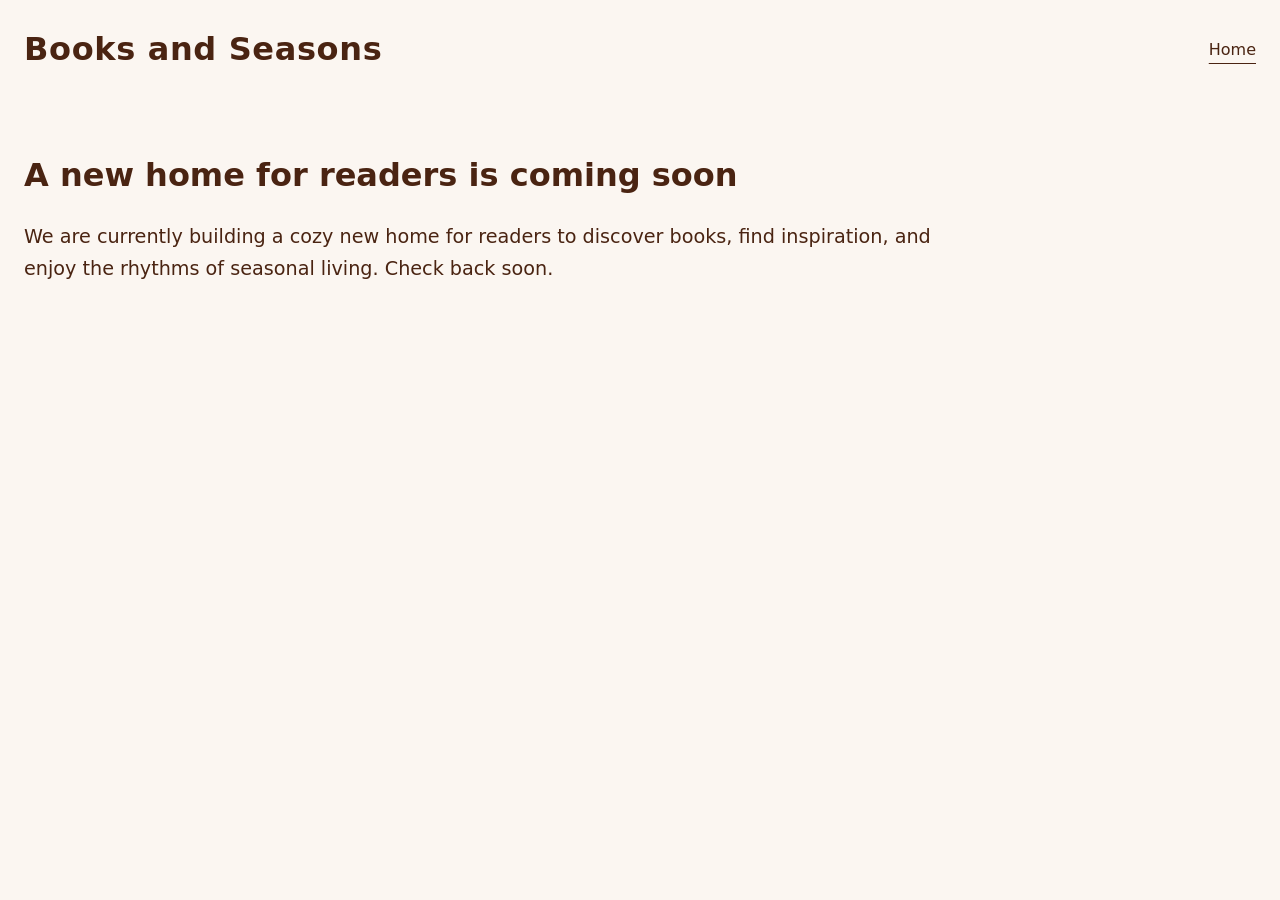
<file: index.html>
<!DOCTYPE html>
<html lang="en">
<head>
    <meta charset="UTF-8">
    <meta name="viewport" content="width=device-width, initial-scale=1.0">
    <title>Books and Seasons</title>
    <link rel="stylesheet" href="/css/styles.css">
</head>
<body>

    <header id="top">
        <div class="container">
            <a class="brand-link" href="/">
                <span class="site-name">Books and Seasons</span>
            </a>
            <nav class="header-nav-mobile" aria-label="Main">
                <ul>
                    <li><a href="index.html" aria-current="page">Home</a></li>                
                </ul>
            </nav>
        </div>
    </header>

    <main>
        <section>
            <div class="container">
                <h2>A new home for readers is coming soon</h2>
                <p>We are currently building a cozy new home for readers to discover books, find inspiration, and enjoy the rhythms of seasonal living. Check back soon.</p>
            </div>
        </section>
    </main>

 
    
</body>
</html>
</file>
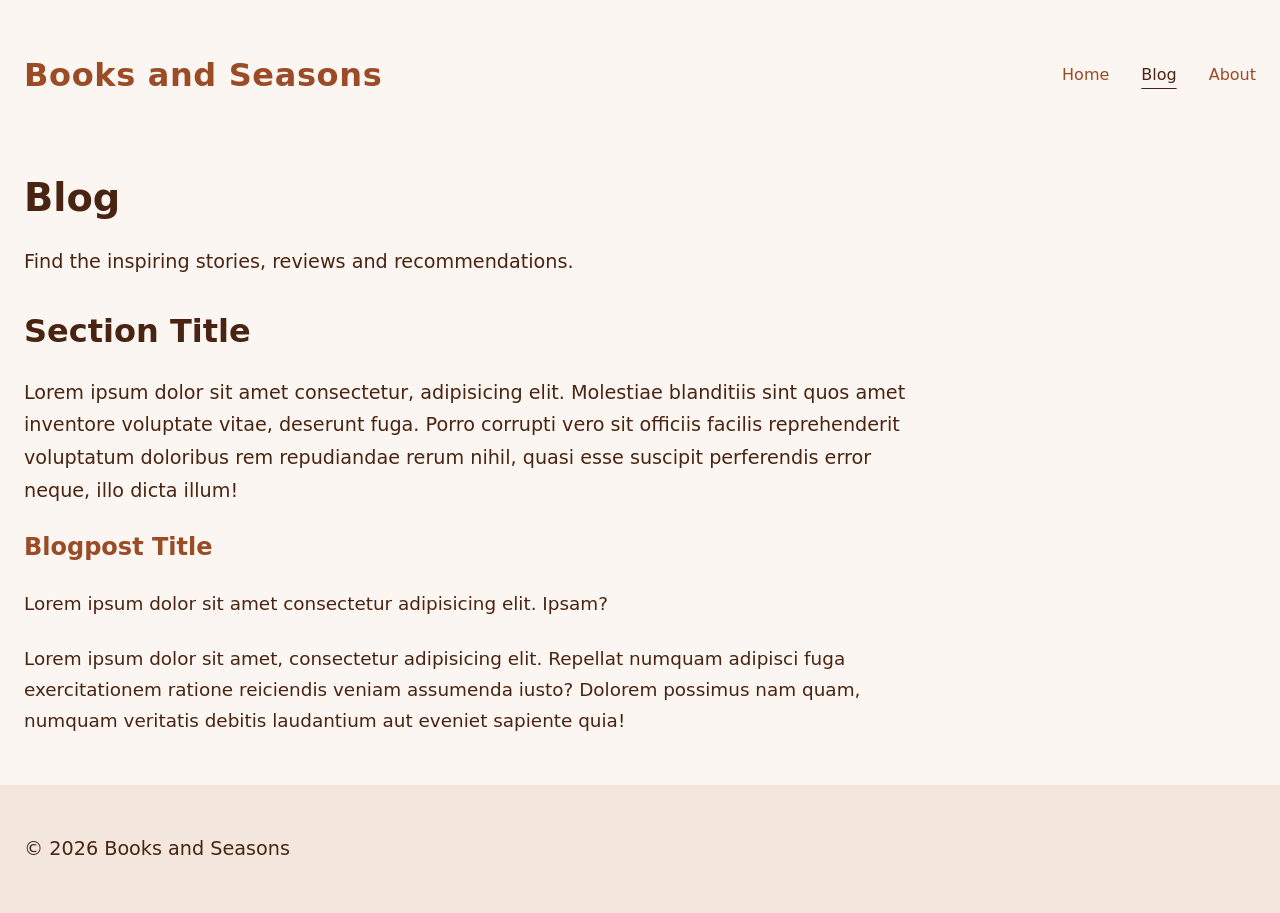
<file: blog/index.html>
<!DOCTYPE html>
<html lang="en">
<head>
    <meta charset="UTF-8">
    <meta name="viewport" content="width=device-width, initial-scale=1.0">
    <title>Books and Seasons | Blog</title>
    <link rel="stylesheet" href="/css/styles.css">
</head>
<body>

    <header>
        <div class="container">
            <p class="site-name">
                <a href="/index.html">Books and Seasons</a>
            </p>
            <nav>
                <ul>
                    <li><a href="/index.html">Home</a></li>
                    <li><a href="/blog/index.html" aria-current="page">Blog</a></li>
                    <li><a href="/about.html">About</a></li>
                </ul>
            </nav>
        </div>
    </header>

    <main>
        <section>
            <div class="container">
                <h1>Blog</h1>
                <p>Find the inspiring stories, reviews and recommendations. </p>
                <h2>Section Title</h2>
                <p>Lorem ipsum dolor sit amet consectetur, adipisicing elit. Molestiae blanditiis sint quos amet inventore voluptate vitae, deserunt fuga. Porro corrupti vero sit officiis facilis reprehenderit voluptatum doloribus rem repudiandae rerum nihil, quasi esse suscipit perferendis error neque, illo dicta illum!</p>
                <div class="blog-list">
                    <article>
                        <h3><a href="/blog/blogposts/a-cozy-home-for-readers.html">Blogpost Title</a></h3>
                        <p class="blog-meta">
                            Lorem ipsum dolor sit amet consectetur adipisicing elit. Ipsam?
                        </p>
                        <p class="blog-excerpt">
                            Lorem ipsum dolor sit amet, consectetur adipisicing elit. Repellat numquam adipisci fuga exercitationem ratione reiciendis veniam assumenda iusto? Dolorem possimus nam quam, numquam veritatis debitis laudantium aut eveniet sapiente quia!
                        </p>
                    </article>
                </div>
            </div>
        </section>
    </main>

    <footer>
        <div class="container">
            <p class="footer-notice">© 2026 Books and Seasons</p>
        </div>
    </footer>
    
</body>
</html>
</file>
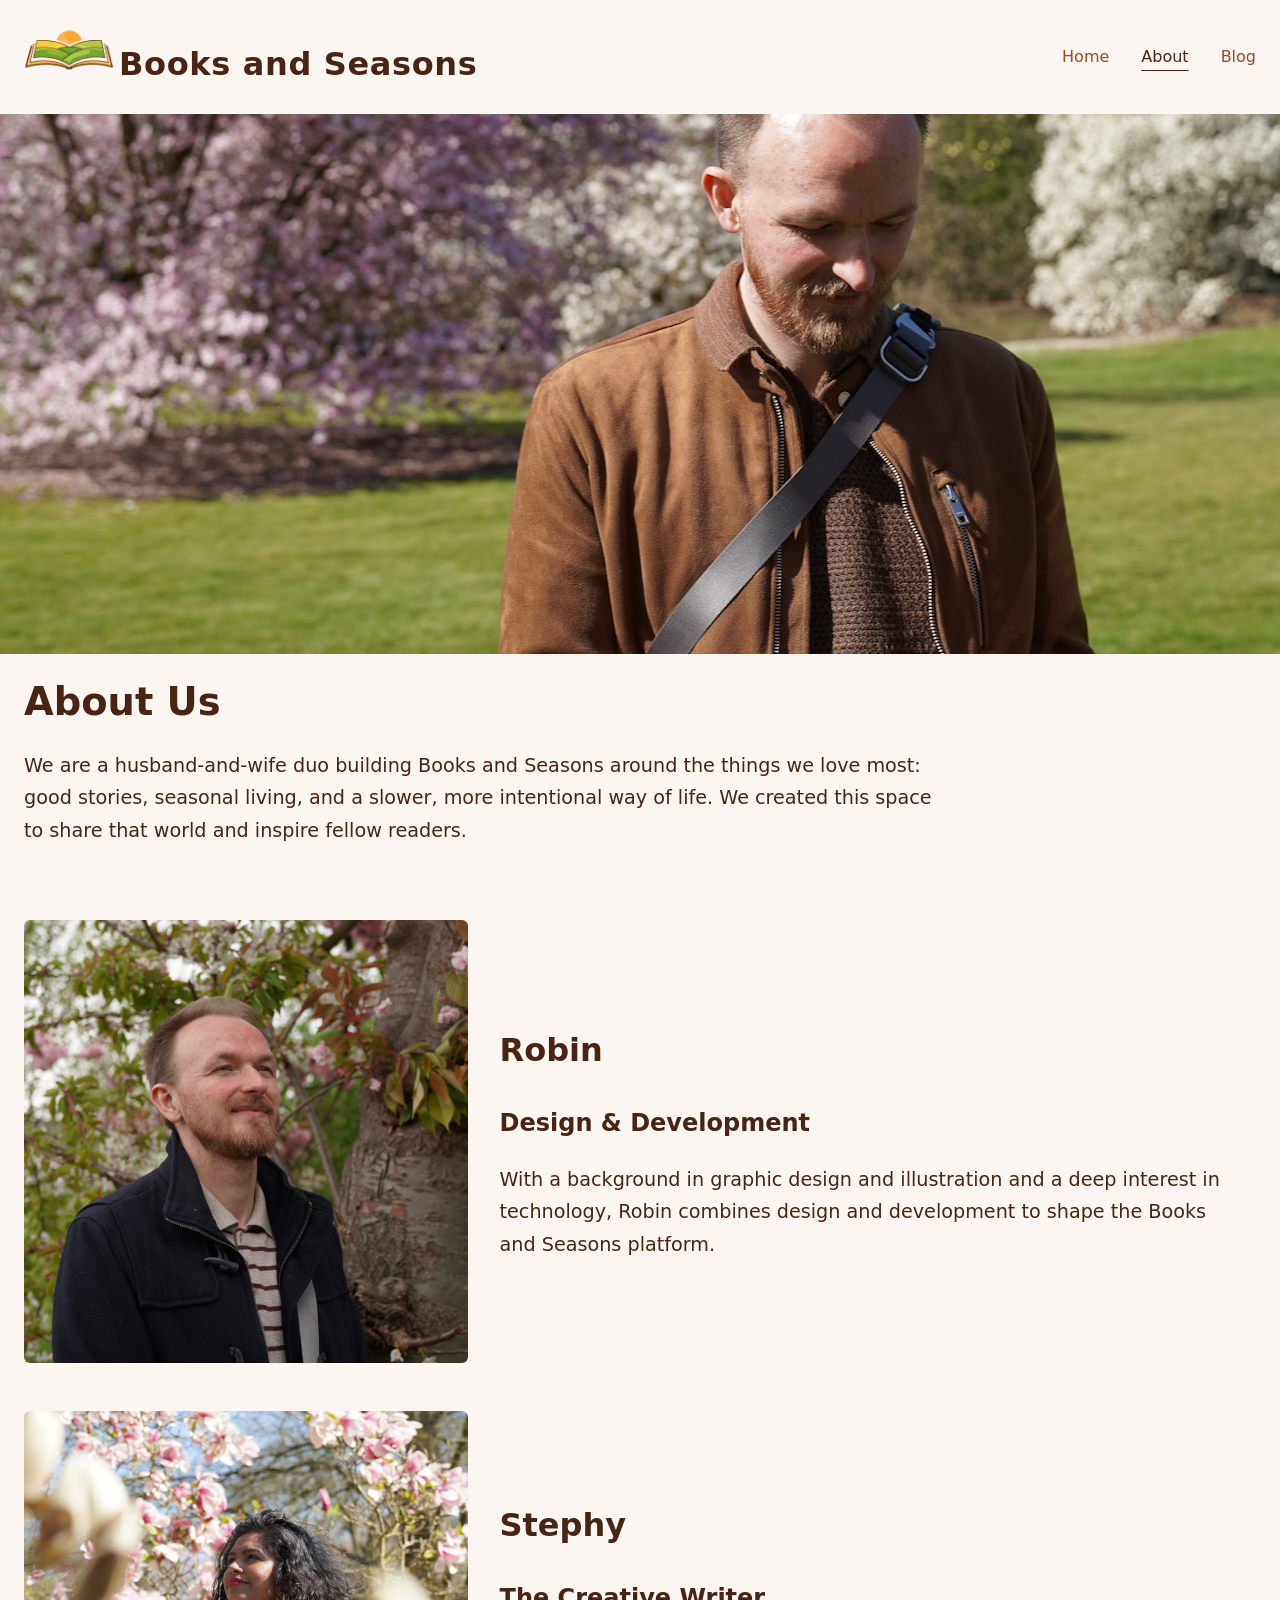
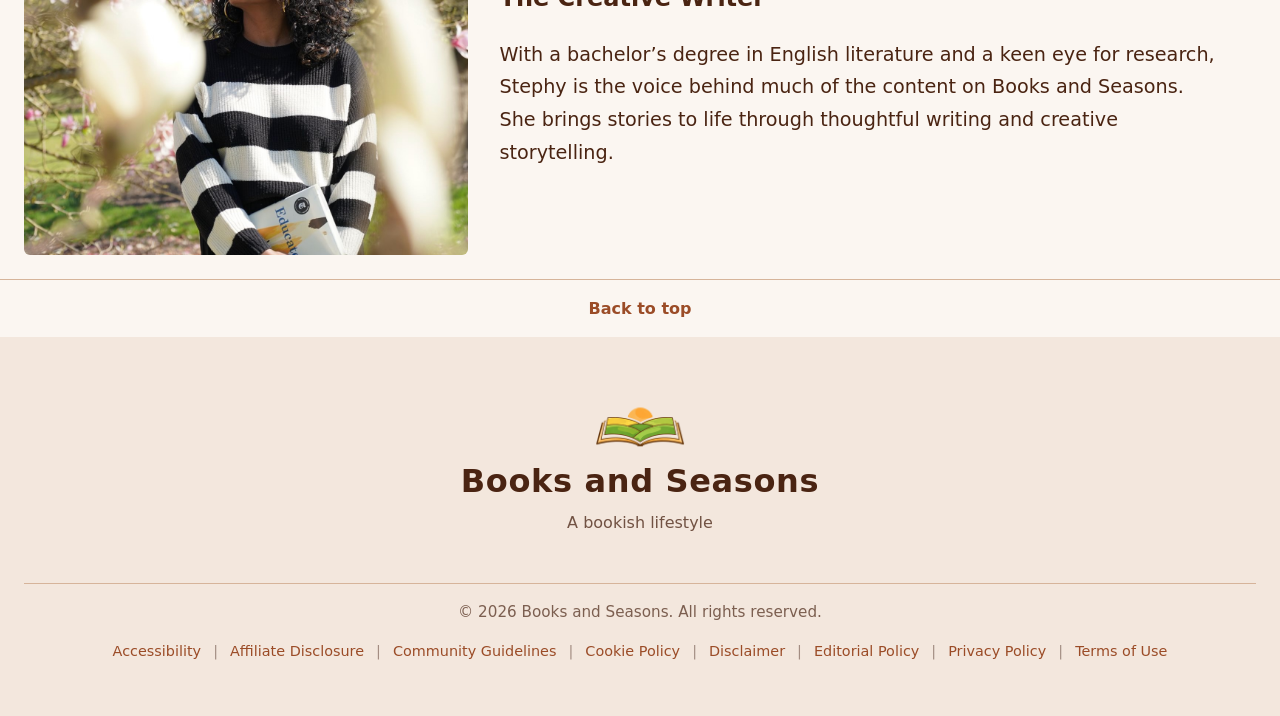
<file: about.html>
<!DOCTYPE html>
<html lang="en">
<head>
    <meta charset="UTF-8">
    <meta name="viewport" content="width=device-width, initial-scale=1.0">
    <title>Books and Seasons | About</title>
    <link rel="stylesheet" href="/css/styles.css">
</head>
<body>

    <header id="top">
        <div class="container">
            <a class="brand-link" href="/">
                <img class="site-logo" src="/images/bns-logo.svg" alt="">
                <span class="site-name">Books and Seasons</span>
            </a>
            <nav class="header-nav-mobile" aria-label="Main">
                <ul>
                    <li><a href="index.html">Home</a></li>
                    <li><a href="about.html" aria-current="page">About</a></li>  
                    <li><a href="/blog/index.html">Blog</a></li>              
                </ul>
            </nav>
        </div>
    </header>

    <main>
        <section>
            <img class="cover-img" src="images/about-us.jpeg" alt="Robin from Books and Seasons">
            <div class="container">
                <h1>About Us</h1>
                <p>We are a husband-and-wife duo building Books and Seasons around the things we love most: good stories, seasonal living, and a slower, more intentional way of life. We created this space to share that world and inspire fellow readers.</p>
            </div>
        </section>
        <section>
            <div class="container">
                <div class="textImageBlock">
                    <img src="images/Robin-Books-and-Seasons.jpeg">
                     <div class="textLeft">
                        <h2>Robin</h2>
                        <h3>Design & Development</h3>
                        <p>With a background in graphic design and illustration and a deep interest in technology, Robin combines design and development to shape the Books and Seasons platform.</p>
                     </div>
                </div>
            </div>
        </section>
        <section>
            <div class="container">
                <div class="textImageBlock">
                    <img src="images/Stephy-Books-and-Seasons.jpeg" alt="Stephy from Books and Seasons">
                    <div class="textLeft">
                        <h2>Stephy</h2>
                        <h3>The Creative Writer</h3>
                        <p>With a bachelor’s degree in English literature and a keen eye for research, Stephy is the voice behind much of the content on Books and Seasons. She brings stories to life through thoughtful writing and creative storytelling.</p>
                    </div>
                </div>
            </div>
        </section>
    </main>

   <footer>

        <div class="footer-top">
            <a href="#top">Back to top</a>
        </div>

        <div class="container">

            <div class="footer-brand">
                <a class="brand-link" href="/">
                    <img class="site-logo" src="/images/bns-logo.svg" alt="">
                    <span class="site-name">Books and Seasons</span>
                </a>
                <p class="footer-tagline">A bookish lifestyle</p>
            </div>

            <nav class="footer-nav-mobile" aria-label="Footer">
                <details>
                    <summary>About</summary>
                    <ul>
                        <li><a href="/about.html">About Us</a></li>
                    </ul>
                </details>
                <details>
                    <summary>Explore</summary>
                    <ul>
                        <li><a href="/blog/index.html">Blog</a></li>
                    </ul>
                </details>
                <details>
                    <summary>Legal</summary>
                    <ul>
                        <li><a href="/legal/accessibility.html">Accessibility</a></li>                        
                        <li><a href="/legal/affiliate-disclosure.html">Affiliate Disclosure</a></li>  
                        <li><a href="/legal/community-guidelines.html">Community Guidelines</a></li>                  
                        <li><a href="/legal/cookie-policy.html">Cookie Policy</a></li>
                        <li><a href="/legal/disclaimer.html">Disclaimer</a></li>
                        <li><a href="/legal/editorial-policy.html">Editorial Policy</a></li>
                        <li><a href="/legal/privacy-policy.html">Privacy Policy</a></li>
                        <li><a href="/legal/terms-of-use.html">Terms of Use</a></li>
                    </ul>
                </details>
             </nav>

           <!-- <div class="footer-social">
                <p class="footer-social-title">Find us on</p>
                <ul class="footer-social-list">
                    <li>
                        <a 
                            href="https://www.youtube.com/@booksandseasons"
                            target="_blank"
                            rel="noopener noreferrer"
                            aria-label="Follow Books and Seasons on YouTube">
                            <svg xmlns="http://www.w3.org/2000/svg" role="img" viewBox="0 0 24 24" class="social-icon" aria-hidden="true">
                                <path d="M23.498 6.186a2.816 2.816 0 0 0-1.972-1.992C19.888 3.75 12 3.75 12 3.75s-7.888 0-9.526.444A2.816 2.816 0 0 0 .502 6.186 29.79 29.79 0 0 0 0 12a29.79 29.79 0 0 0 .502 5.814 2.816 2.816 0 0 0 1.972 1.992C4.112 20.25 12 20.25 12 20.25s7.888 0 9.526-.444a2.816 2.816 0 0 0 1.972-1.992A29.79 29.79 0 0 0 24 12a29.79 29.79 0 0 0-.502-5.814zM9.545 15.568V8.432L15.818 12l-6.273 3.568z"/>
                            </svg>
                            <span class="social-label">YouTube</span>
                        </a>
                    </li>
                    <li>
                        <a 
                            href="https://www.tiktok.com/@booksandseasons" 
                            target="_blank" 
                            rel="noopener noreferrer" 
                            aria-label="Follow Books and Seasons on TikTok">
                            <svg xmlns="http://www.w3.org/2000/svg" role="img" viewBox="0 0 24 24" class="social-icon" aria-hidden="true">
                                <path d="M12.525.02c1.31-.02 2.61-.01 3.91-.02.08 1.53.63 3.09 1.75 4.17 1.12 1.11 2.7 1.62 4.24 1.79v4.03c-1.44-.05-2.89-.35-4.2-.97-.57-.26-1.1-.59-1.62-.93-.01 2.92.01 5.84-.02 8.75-.08 1.4-.54 2.79-1.35 3.94-1.31 1.92-3.58 3.17-5.91 3.21-1.43.08-2.86-.31-4.08-1.03-2.02-1.19-3.44-3.37-3.65-5.71-.02-.5-.03-1-.01-1.49.18-1.9 1.12-3.72 2.58-4.96 1.66-1.44 3.98-2.13 6.15-1.72.02 1.48-.04 2.96-.04 4.44-.99-.32-2.15-.23-3.02.37-.63.41-1.11 1.04-1.36 1.75-.21.51-.15 1.07-.14 1.61.24 1.64 1.82 3.02 3.5 2.87 1.12-.01 2.19-.66 2.77-1.61.19-.33.4-.67.41-1.06.1-1.79.06-3.57.07-5.36.01-4.03-.01-8.05.02-12.07z"/>
                            </svg>
                            <span class="social-label">TikTok</span>
                        </a>
                    </li>
                </ul>
            </div> -->

            <div class="footer-bottom">
                <span>© 2026 Books and Seasons. All rights reserved.</span>
                <nav class="footer-bottom-legal" aria-label="Legal">
                    <ul>
                        <li><a href="/legal/accessibility.html">Accessibility</a></li>                        
                        <li><a href="/legal/affiliate-disclosure.html">Affiliate Disclosure</a></li>  
                        <li><a href="/legal/community-guidelines.html">Community Guidelines</a></li>                  
                        <li><a href="/legal/cookie-policy.html">Cookie Policy</a></li>
                        <li><a href="/legal/disclaimer.html">Disclaimer</a></li>
                        <li><a href="/legal/editorial-policy.html">Editorial Policy</a></li>
                        <li><a href="/legal/privacy-policy.html">Privacy Policy</a></li>
                        <li><a href="/legal/terms-of-use.html">Terms of Use</a></li>
                    </ul>
                </nav>
            </div>

        </div>

    </footer>
    
</body>
</html>
</file>
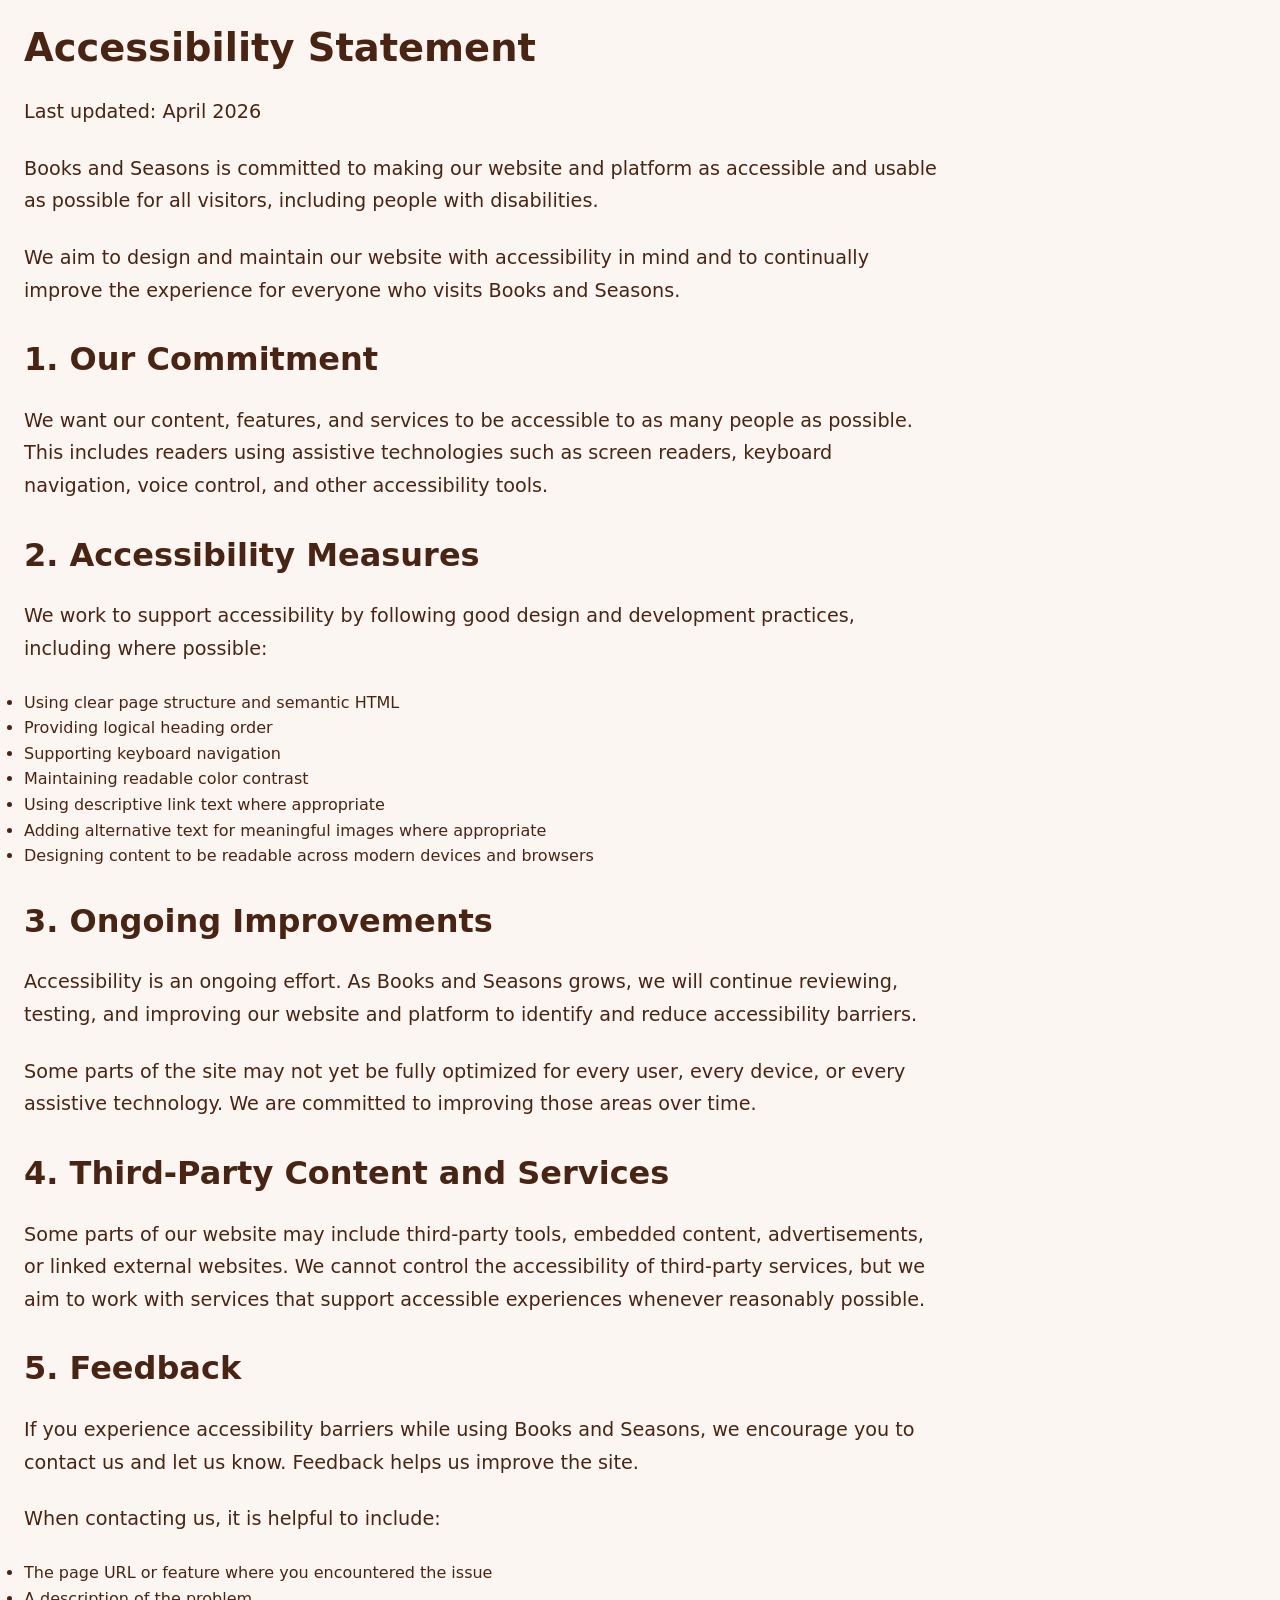
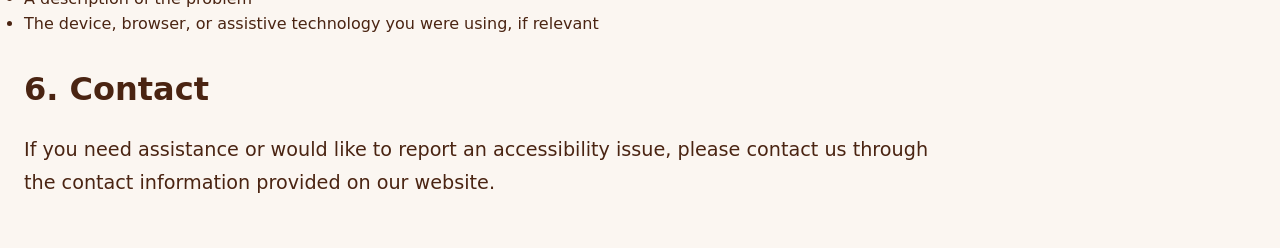
<file: legal/accessibility.html>
<!DOCTYPE html>
<html lang="en">
<head>
  <meta charset="UTF-8">
  <meta name="viewport" content="width=device-width, initial-scale=1.0">
  <title>Accessibility Statement | Books and Seasons</title>
  <meta name="description" content="Read the accessibility statement for Books and Seasons.">
  <link rel="stylesheet" href="/css/styles.css">
</head>
<body>
  <main>
    <div class="container">
        <h1>Accessibility Statement</h1>
        <p>Last updated: April 2026</p>
        <p>
          Books and Seasons is committed to making our website and platform as accessible and usable
          as possible for all visitors, including people with disabilities.
        </p>
        <p>
          We aim to design and maintain our website with accessibility in mind and to continually
          improve the experience for everyone who visits Books and Seasons.
        </p>
        <h2>1. Our Commitment</h2>
        <p>
          We want our content, features, and services to be accessible to as many people as possible.
          This includes readers using assistive technologies such as screen readers, keyboard
          navigation, voice control, and other accessibility tools.
        </p>
        <h2>2. Accessibility Measures</h2>
        <p>
          We work to support accessibility by following good design and development practices,
          including where possible:
        </p>
        <ul>
          <li>Using clear page structure and semantic HTML</li>
          <li>Providing logical heading order</li>
          <li>Supporting keyboard navigation</li>
          <li>Maintaining readable color contrast</li>
          <li>Using descriptive link text where appropriate</li>
          <li>Adding alternative text for meaningful images where appropriate</li>
          <li>Designing content to be readable across modern devices and browsers</li>
        </ul>
        <h2>3. Ongoing Improvements</h2>
        <p>
          Accessibility is an ongoing effort. As Books and Seasons grows, we will continue reviewing,
          testing, and improving our website and platform to identify and reduce accessibility barriers.
        </p>
        <p>
          Some parts of the site may not yet be fully optimized for every user, every device, or every
          assistive technology. We are committed to improving those areas over time.
        </p>
        <h2>4. Third-Party Content and Services</h2>
        <p>
          Some parts of our website may include third-party tools, embedded content, advertisements,
          or linked external websites. We cannot control the accessibility of third-party services, but
          we aim to work with services that support accessible experiences whenever reasonably possible.
        </p>
        <h2>5. Feedback</h2>
        <p>
          If you experience accessibility barriers while using Books and Seasons, we encourage you to
          contact us and let us know. Feedback helps us improve the site.
        </p>
        <p>
          When contacting us, it is helpful to include:
        </p>
        <ul>
          <li>The page URL or feature where you encountered the issue</li>
          <li>A description of the problem</li>
          <li>The device, browser, or assistive technology you were using, if relevant</li>
        </ul>
        <h2>6. Contact</h2>
        <p>
          If you need assistance or would like to report an accessibility issue, please contact us
          through the contact information provided on our website.
        </p>
    </div>
  </main>
</body>
</html>
</file>
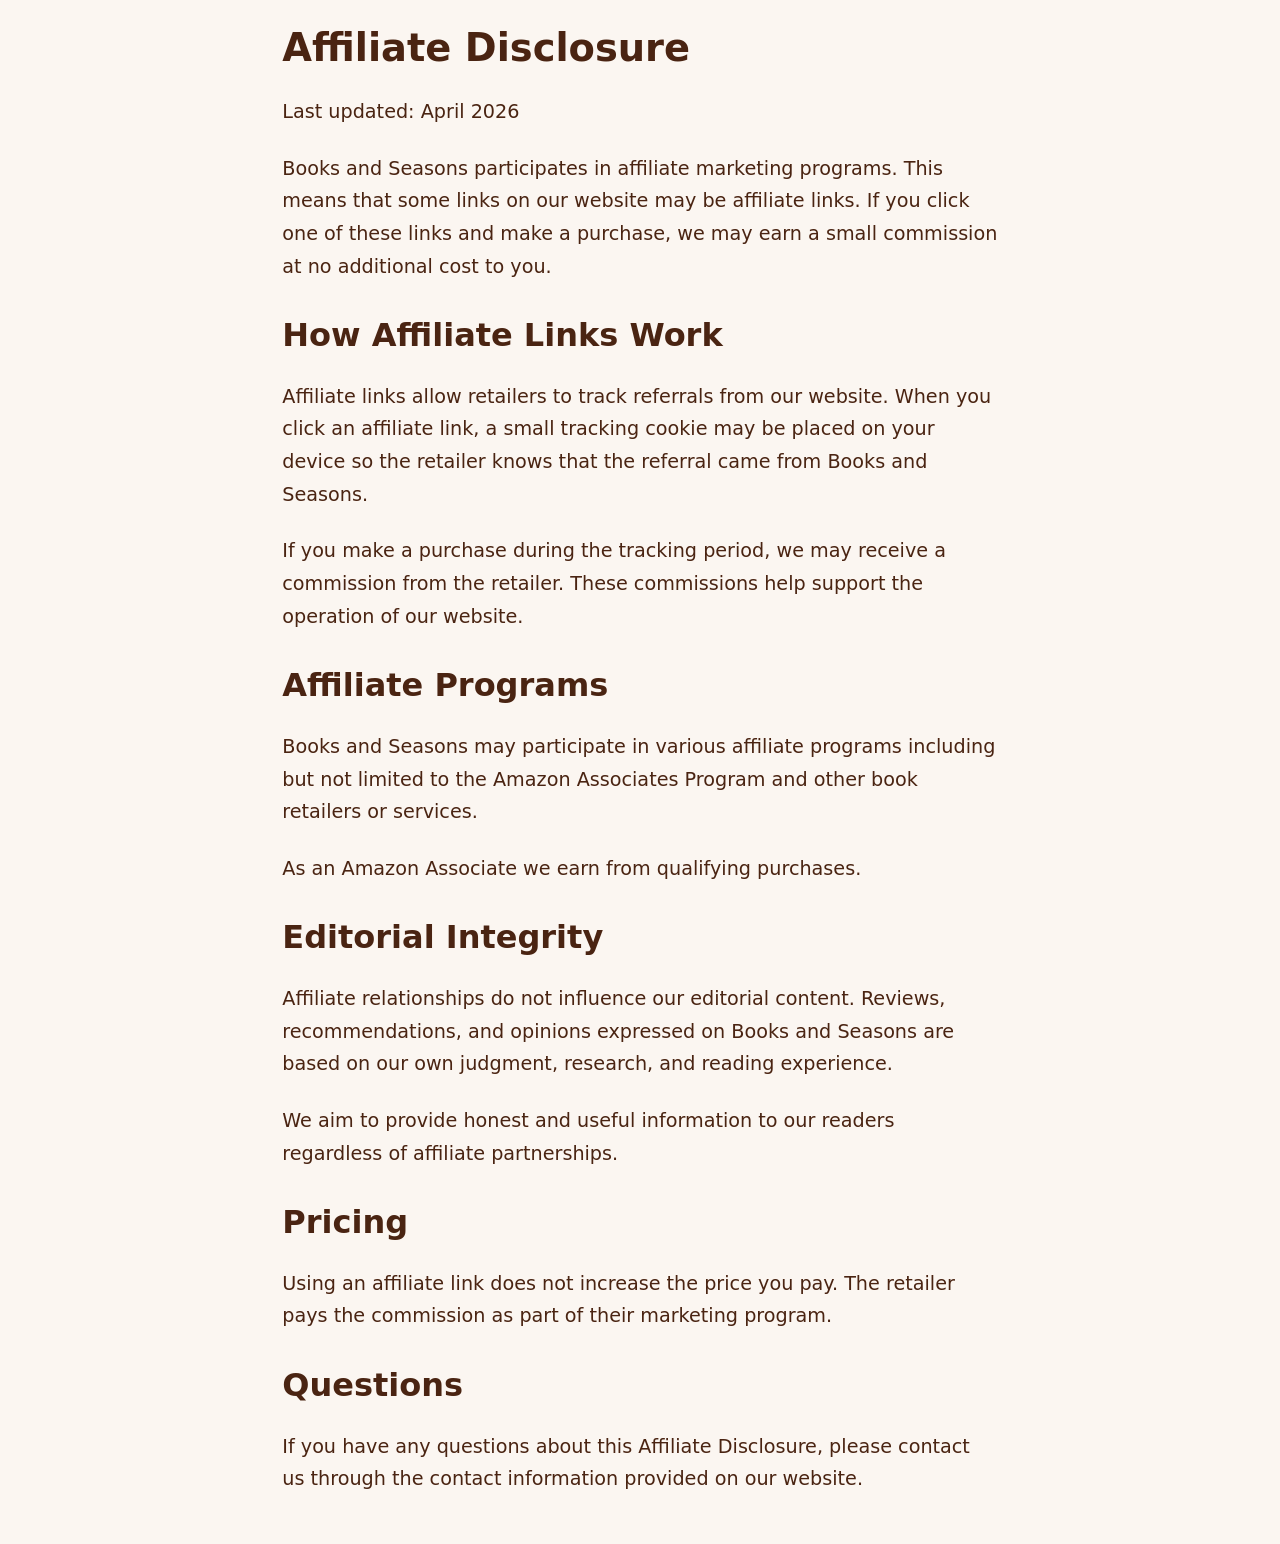
<file: legal/affiliate-disclosure.html>
<!DOCTYPE html>
<html lang="en">
<head>
  <meta charset="UTF-8">
  <meta name="viewport" content="width=device-width, initial-scale=1.0">
  <title>Affiliate Disclosure | Books and Seasons</title>
  <meta name="description" content="Affiliate disclosure for Books and Seasons.">
  <link rel="stylesheet" href="/css/styles.css">
</head>
<body>
  <main>
    <div class="container-center">
        <h1>Affiliate Disclosure</h1>
        <p>Last updated: April 2026</p>
        <p>
          Books and Seasons participates in affiliate marketing programs. This means
          that some links on our website may be affiliate links. If you click one of
          these links and make a purchase, we may earn a small commission at no
          additional cost to you.
        </p>
        <h2>How Affiliate Links Work</h2>
        <p>
          Affiliate links allow retailers to track referrals from our website. When
          you click an affiliate link, a small tracking cookie may be placed on your
          device so the retailer knows that the referral came from Books and
          Seasons.
        </p>
        <p>
          If you make a purchase during the tracking period, we may receive a
          commission from the retailer. These commissions help support the
          operation of our website.
        </p>
        <h2>Affiliate Programs</h2>
        <p>
          Books and Seasons may participate in various affiliate programs including
          but not limited to the Amazon Associates Program and other book retailers
          or services.
        </p>
        <p>
          As an Amazon Associate we earn from qualifying purchases.
        </p>
        <h2>Editorial Integrity</h2>
        <p>
          Affiliate relationships do not influence our editorial content. Reviews,
          recommendations, and opinions expressed on Books and Seasons are based
          on our own judgment, research, and reading experience.
        </p>
        <p>
          We aim to provide honest and useful information to our readers regardless
          of affiliate partnerships.
        </p>
        <h2>Pricing</h2>
        <p>
          Using an affiliate link does not increase the price you pay. The retailer
          pays the commission as part of their marketing program.
        </p>
        <h2>Questions</h2>
        <p>
          If you have any questions about this Affiliate Disclosure, please contact
          us through the contact information provided on our website.
        </p>
    </div>
  </main>
</body>
</html>
</file>
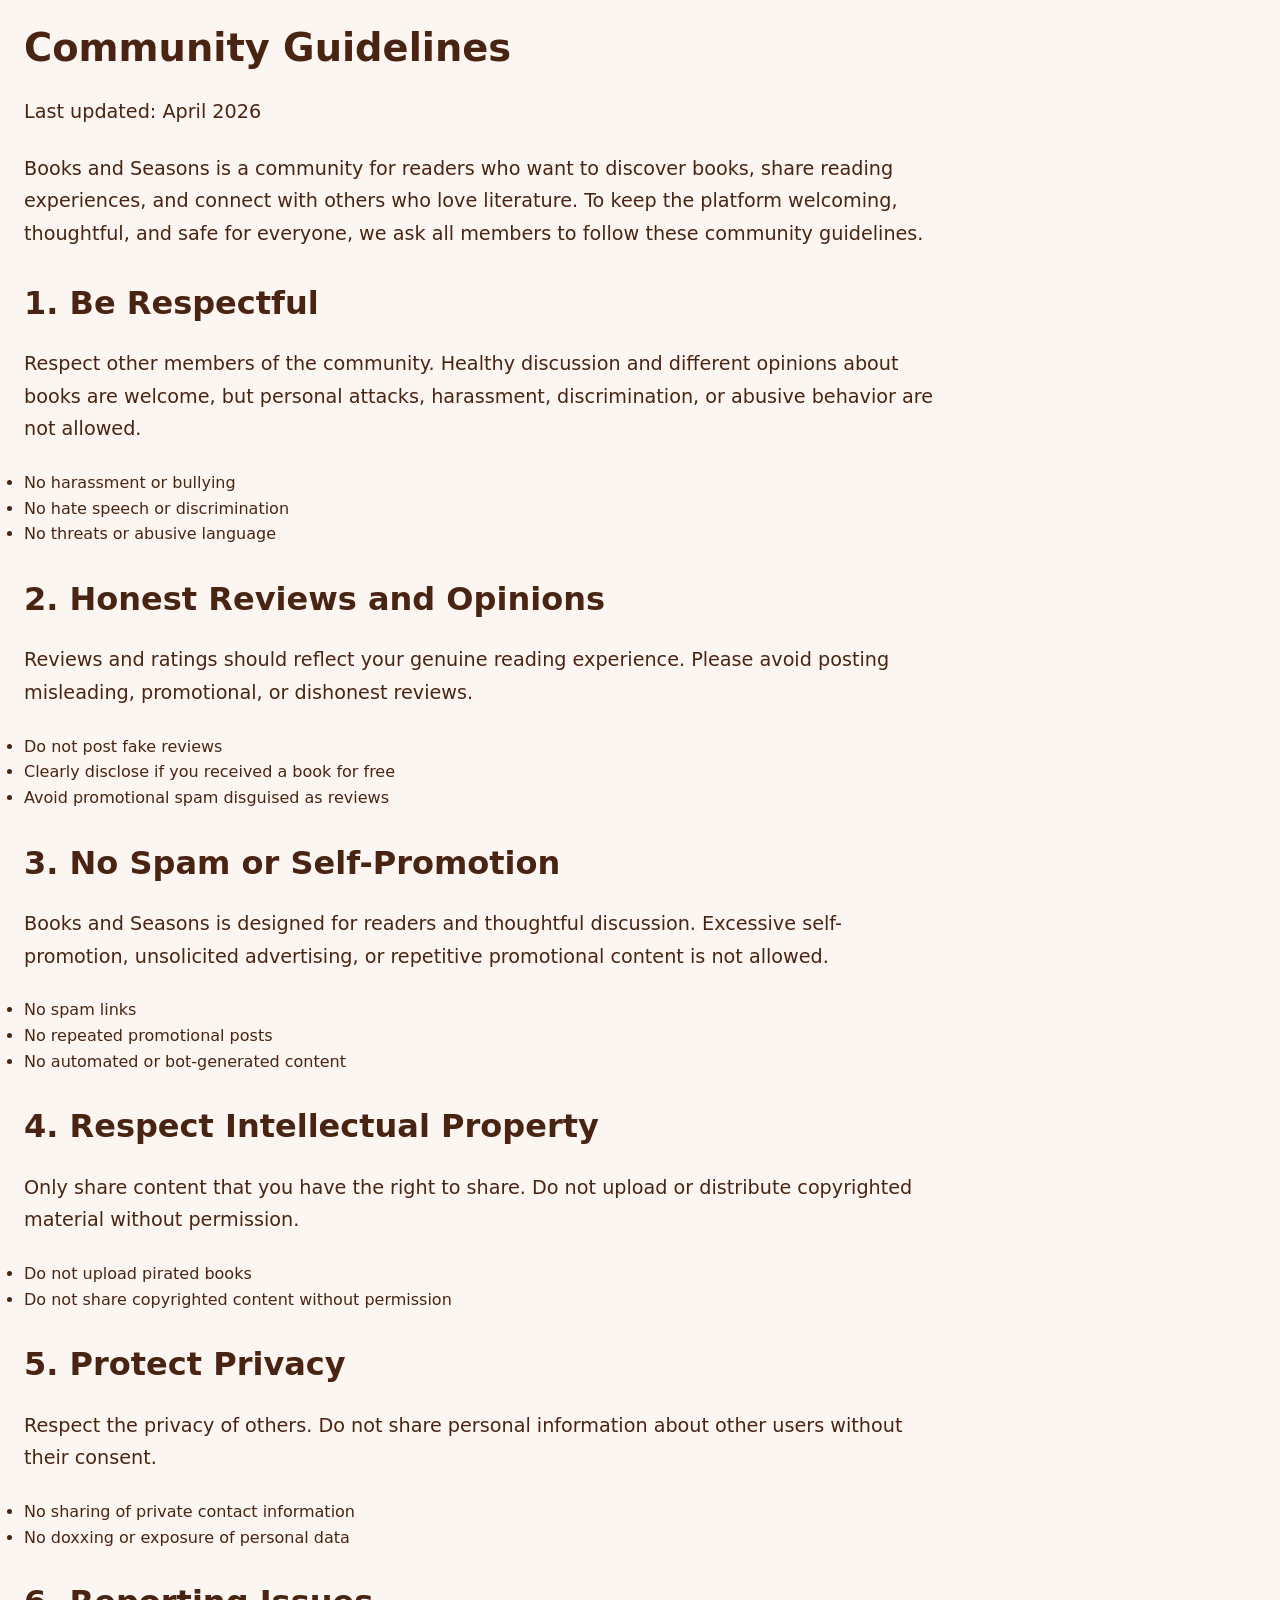
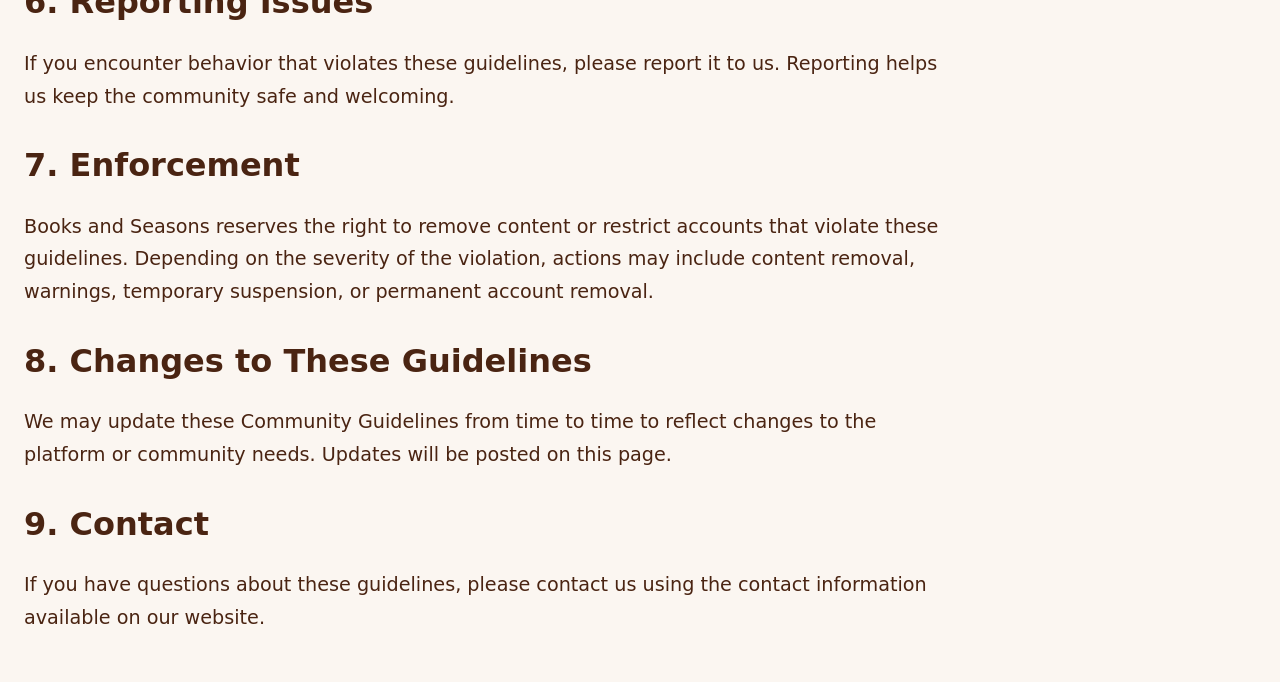
<file: legal/community-guidelines.html>
<!DOCTYPE html>
<html lang="en">
<head>
  <meta charset="UTF-8">
  <meta name="viewport" content="width=device-width, initial-scale=1.0">
  <title>Community Guidelines | Books and Seasons</title>
  <meta name="description" content="Community guidelines for participating on the Books and Seasons platform.">
  <link rel="stylesheet" href="/css/styles.css">
</head>
<body>
  <main>
    <div class="container">
        <h1>Community Guidelines</h1>
        <p>Last updated: April 2026</p>
        <p>
          Books and Seasons is a community for readers who want to discover books,
          share reading experiences, and connect with others who love literature.
          To keep the platform welcoming, thoughtful, and safe for everyone, we ask
          all members to follow these community guidelines.
        </p>
        <h2>1. Be Respectful</h2>
        <p>
          Respect other members of the community. Healthy discussion and different
          opinions about books are welcome, but personal attacks, harassment,
          discrimination, or abusive behavior are not allowed.
        </p>
        <ul>
          <li>No harassment or bullying</li>
          <li>No hate speech or discrimination</li>
          <li>No threats or abusive language</li>
        </ul>
        <h2>2. Honest Reviews and Opinions</h2>
        <p>
          Reviews and ratings should reflect your genuine reading experience.
          Please avoid posting misleading, promotional, or dishonest reviews.
        </p>
        <ul>
          <li>Do not post fake reviews</li>
          <li>Clearly disclose if you received a book for free</li>
          <li>Avoid promotional spam disguised as reviews</li>
        </ul>
        <h2>3. No Spam or Self-Promotion</h2>
        <p>
          Books and Seasons is designed for readers and thoughtful discussion.
          Excessive self-promotion, unsolicited advertising, or repetitive
          promotional content is not allowed.
        </p>
        <ul>
          <li>No spam links</li>
          <li>No repeated promotional posts</li>
          <li>No automated or bot-generated content</li>
        </ul>
        <h2>4. Respect Intellectual Property</h2>
        <p>
          Only share content that you have the right to share. Do not upload or
          distribute copyrighted material without permission.
        </p>
        <ul>
          <li>Do not upload pirated books</li>
          <li>Do not share copyrighted content without permission</li>
        </ul>
        <h2>5. Protect Privacy</h2>
        <p>
          Respect the privacy of others. Do not share personal information about
          other users without their consent.
        </p>
        <ul>
          <li>No sharing of private contact information</li>
          <li>No doxxing or exposure of personal data</li>
        </ul>
        <h2>6. Reporting Issues</h2>
        <p>
          If you encounter behavior that violates these guidelines, please report
          it to us. Reporting helps us keep the community safe and welcoming.
        </p>
        <h2>7. Enforcement</h2>
        <p>
          Books and Seasons reserves the right to remove content or restrict
          accounts that violate these guidelines. Depending on the severity of the
          violation, actions may include content removal, warnings, temporary
          suspension, or permanent account removal.
        </p>
        <h2>8. Changes to These Guidelines</h2>
        <p>
          We may update these Community Guidelines from time to time to reflect
          changes to the platform or community needs. Updates will be posted on
          this page.
        </p>
        <h2>9. Contact</h2>
        <p>
          If you have questions about these guidelines, please contact us using the
          contact information available on our website.
        </p>
        
          </main>
    </div>
</body>
</html>
</file>
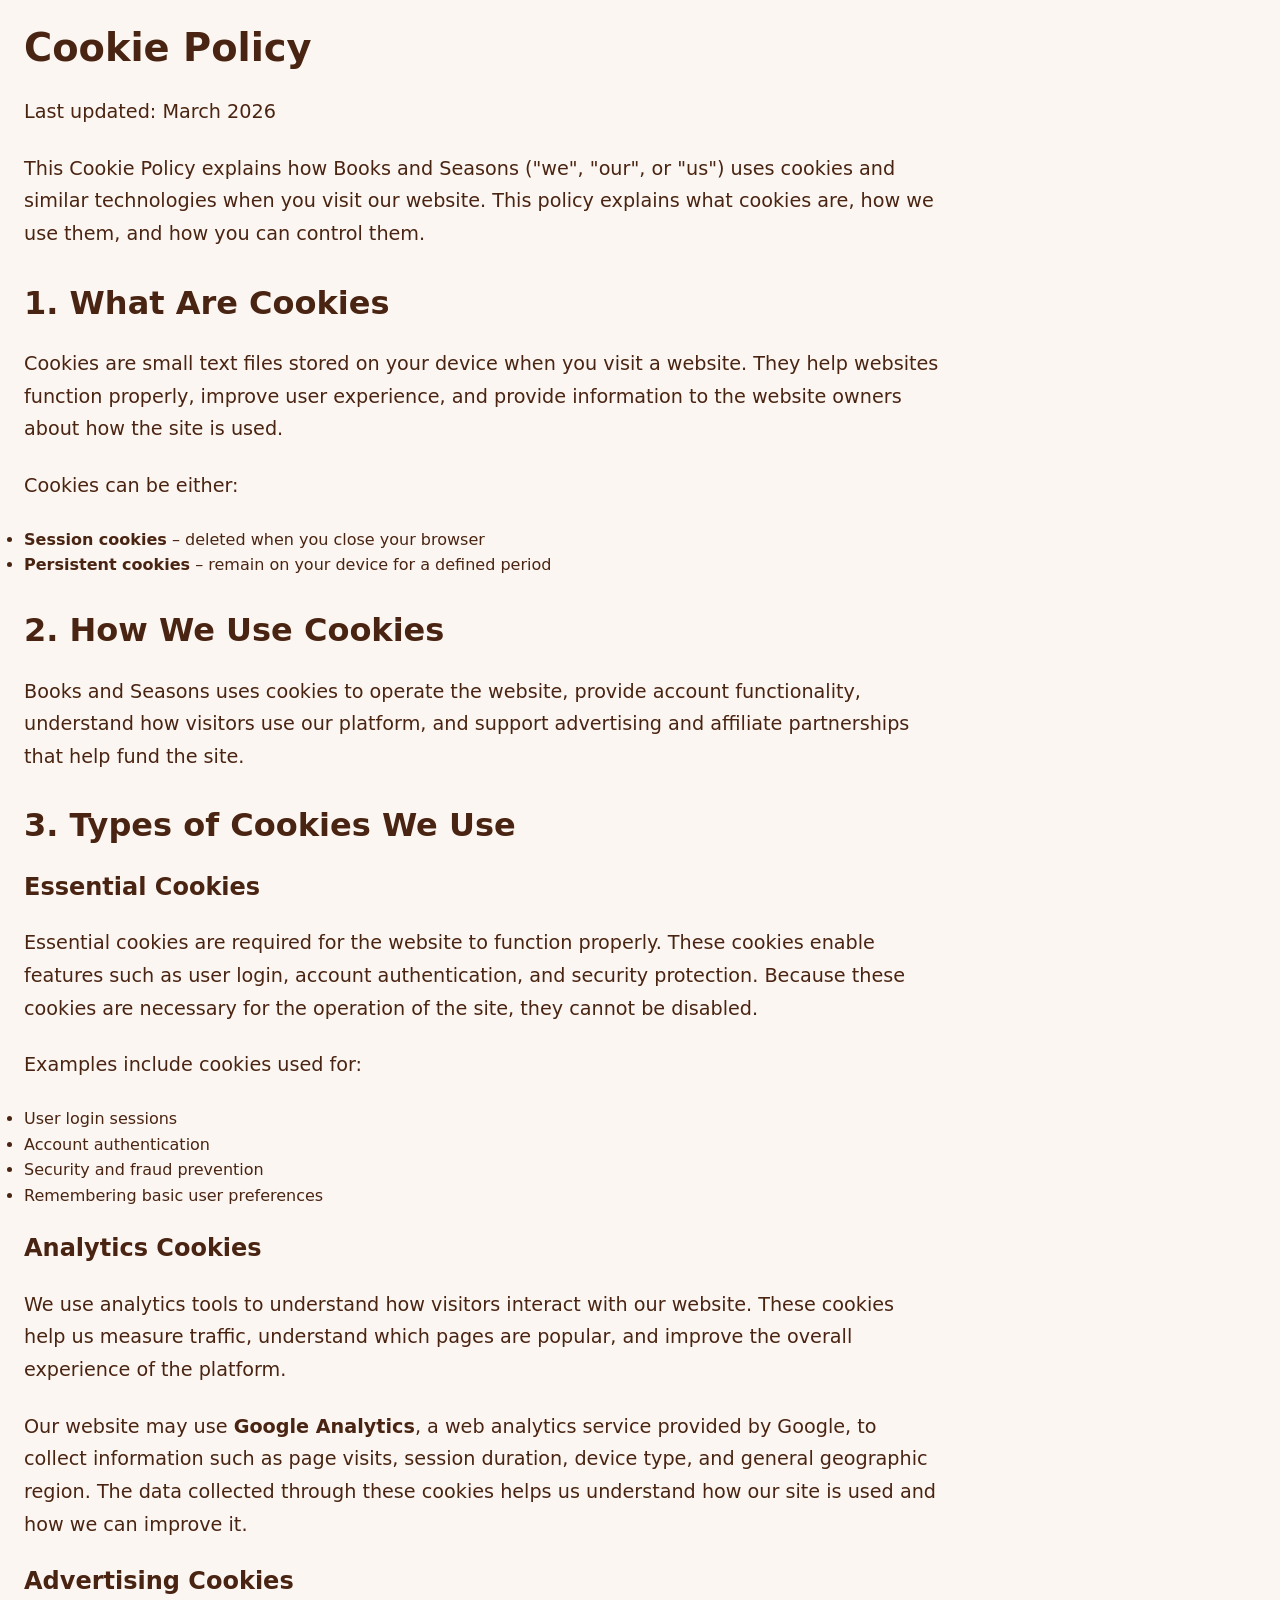
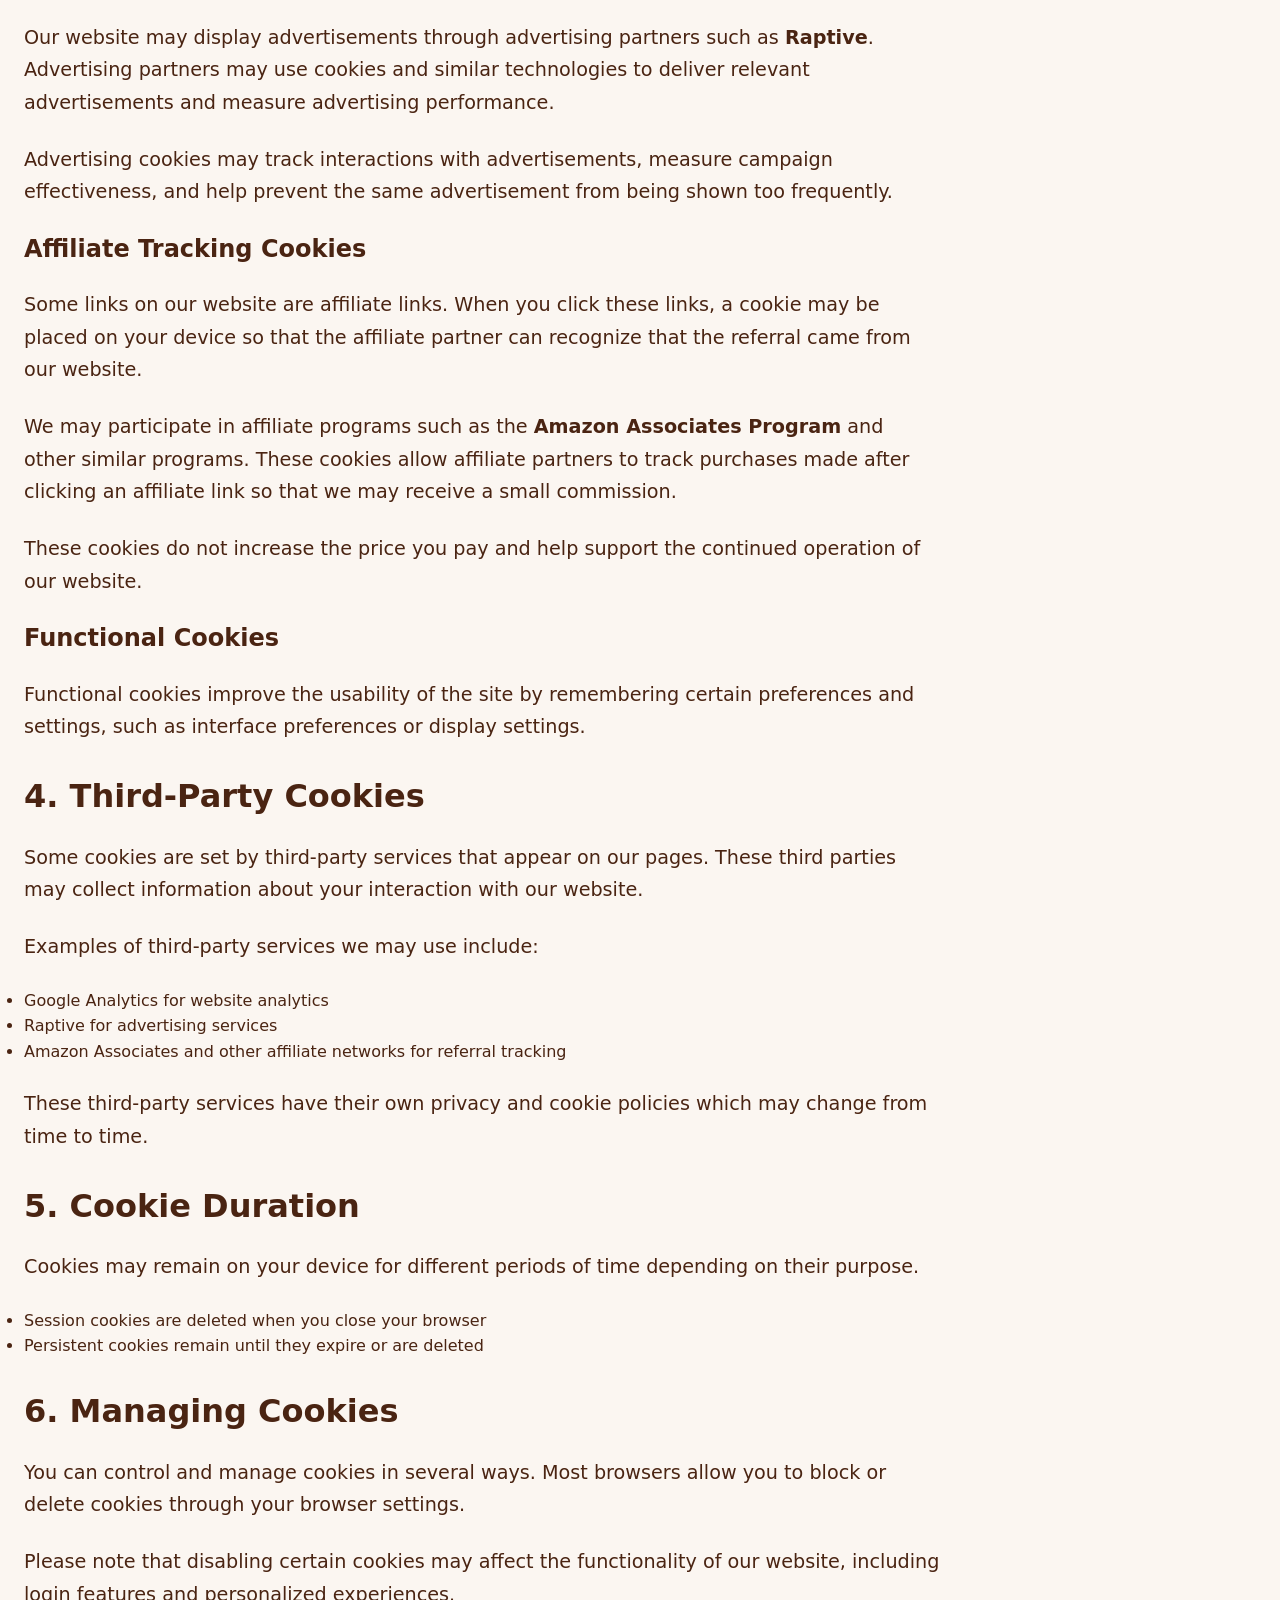
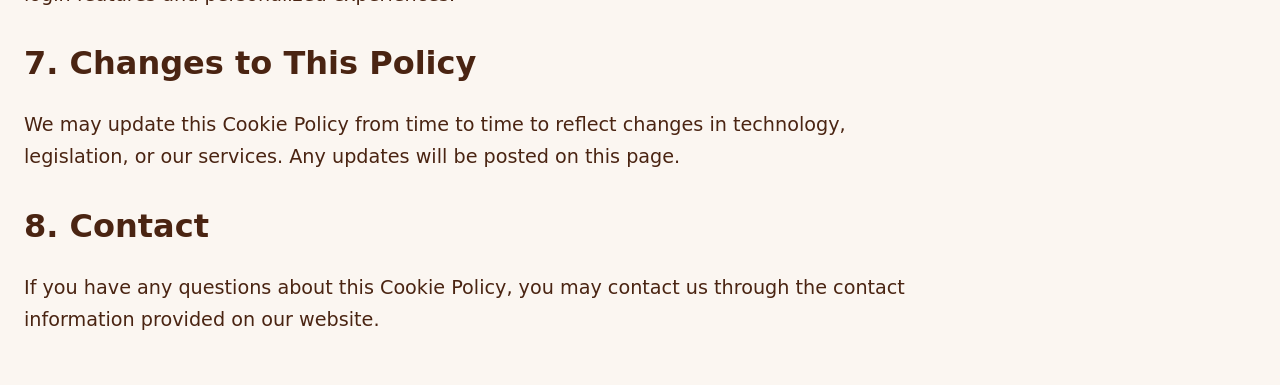
<file: legal/cookie-policy.html>
<!DOCTYPE html>
<html lang="en">
<head>
    <meta charset="UTF-8">
    <meta name="viewport" content="width=device-width, initial-scale=1.0">
    <title>Cookie Policy | Books and Seasons</title>
    <link rel="stylesheet" href="/css/styles.css">
</head>
<body>

    <main>

        <div class="container">
            <h1>Cookie Policy</h1>
            <p>Last updated: March 2026</p>
            <p>
            This Cookie Policy explains how Books and Seasons ("we", "our", or "us") uses cookies and
            similar technologies when you visit our website. This policy explains what cookies are,
            how we use them, and how you can control them.
            </p>
            <h2>1. What Are Cookies</h2>
            <p>
            Cookies are small text files stored on your device when you visit a website. They help
            websites function properly, improve user experience, and provide information to the
            website owners about how the site is used.
            </p>
            <p>
            Cookies can be either:
            </p>
            <ul>
            <li><strong>Session cookies</strong> – deleted when you close your browser</li>
            <li><strong>Persistent cookies</strong> – remain on your device for a defined period</li>
            </ul>
            <h2>2. How We Use Cookies</h2>
            <p>
            Books and Seasons uses cookies to operate the website, provide account functionality,
            understand how visitors use our platform, and support advertising and affiliate
            partnerships that help fund the site.
            </p>
            <h2>3. Types of Cookies We Use</h2>
            <h3>Essential Cookies</h3>
            <p>
            Essential cookies are required for the website to function properly. These cookies
            enable features such as user login, account authentication, and security protection.
            Because these cookies are necessary for the operation of the site, they cannot be
            disabled.
            </p>
            <p>
            Examples include cookies used for:
            </p>
            <ul>
            <li>User login sessions</li>
            <li>Account authentication</li>
            <li>Security and fraud prevention</li>
            <li>Remembering basic user preferences</li>
            </ul>
            <h3>Analytics Cookies</h3>
            <p>
            We use analytics tools to understand how visitors interact with our website. These
            cookies help us measure traffic, understand which pages are popular, and improve
            the overall experience of the platform.
            </p>
            <p>
            Our website may use <strong>Google Analytics</strong>, a web analytics service provided by
            Google, to collect information such as page visits, session duration, device type,
            and general geographic region. The data collected through these cookies helps us
            understand how our site is used and how we can improve it.
            </p>
            <h3>Advertising Cookies</h3>
            <p>
            Our website may display advertisements through advertising partners such as
            <strong>Raptive</strong>. Advertising partners may use cookies and similar technologies to
            deliver relevant advertisements and measure advertising performance.
            </p>
            <p>
            Advertising cookies may track interactions with advertisements, measure campaign
            effectiveness, and help prevent the same advertisement from being shown too
            frequently.
            </p>
            <h3>Affiliate Tracking Cookies</h3>
            <p>
            Some links on our website are affiliate links. When you click these links, a cookie
            may be placed on your device so that the affiliate partner can recognize that the
            referral came from our website.
            </p>
            <p>
            We may participate in affiliate programs such as the <strong>Amazon Associates
            Program</strong> and other similar programs. These cookies allow affiliate partners to
            track purchases made after clicking an affiliate link so that we may receive a
            small commission.
            </p>
            <p>
            These cookies do not increase the price you pay and help support the continued
            operation of our website.
            </p>
            <h3>Functional Cookies</h3>
            <p>
            Functional cookies improve the usability of the site by remembering certain
            preferences and settings, such as interface preferences or display settings.
            </p>
            <h2>4. Third‑Party Cookies</h2>
            <p>
            Some cookies are set by third‑party services that appear on our pages. These
            third parties may collect information about your interaction with our website.
            </p>
            <p>
            Examples of third‑party services we may use include:
            </p>
            <ul>
            <li>Google Analytics for website analytics</li>
            <li>Raptive for advertising services</li>
            <li>Amazon Associates and other affiliate networks for referral tracking</li>
            </ul>
            <p>
            These third‑party services have their own privacy and cookie policies which
            may change from time to time.
            </p>
            <h2>5. Cookie Duration</h2>
            <p>
            Cookies may remain on your device for different periods of time depending
            on their purpose.
            </p>
            <ul>
            <li>Session cookies are deleted when you close your browser</li>
            <li>Persistent cookies remain until they expire or are deleted</li>
            </ul>
            <h2>6. Managing Cookies</h2>
            <p>
            You can control and manage cookies in several ways. Most browsers allow you
            to block or delete cookies through your browser settings.
            </p>
            <p>
            Please note that disabling certain cookies may affect the functionality of
            our website, including login features and personalized experiences.
            </p>
            <h2>7. Changes to This Policy</h2>
            <p>
            We may update this Cookie Policy from time to time to reflect changes in
            technology, legislation, or our services. Any updates will be posted on
            this page.
            </p>
            <h2>8. Contact</h2>
            
            <p>
            If you have any questions about this Cookie Policy, you may contact us
            through the contact information provided on our website.
            </p>
        </div>
    </main>
    
</body>
</html>
</file>
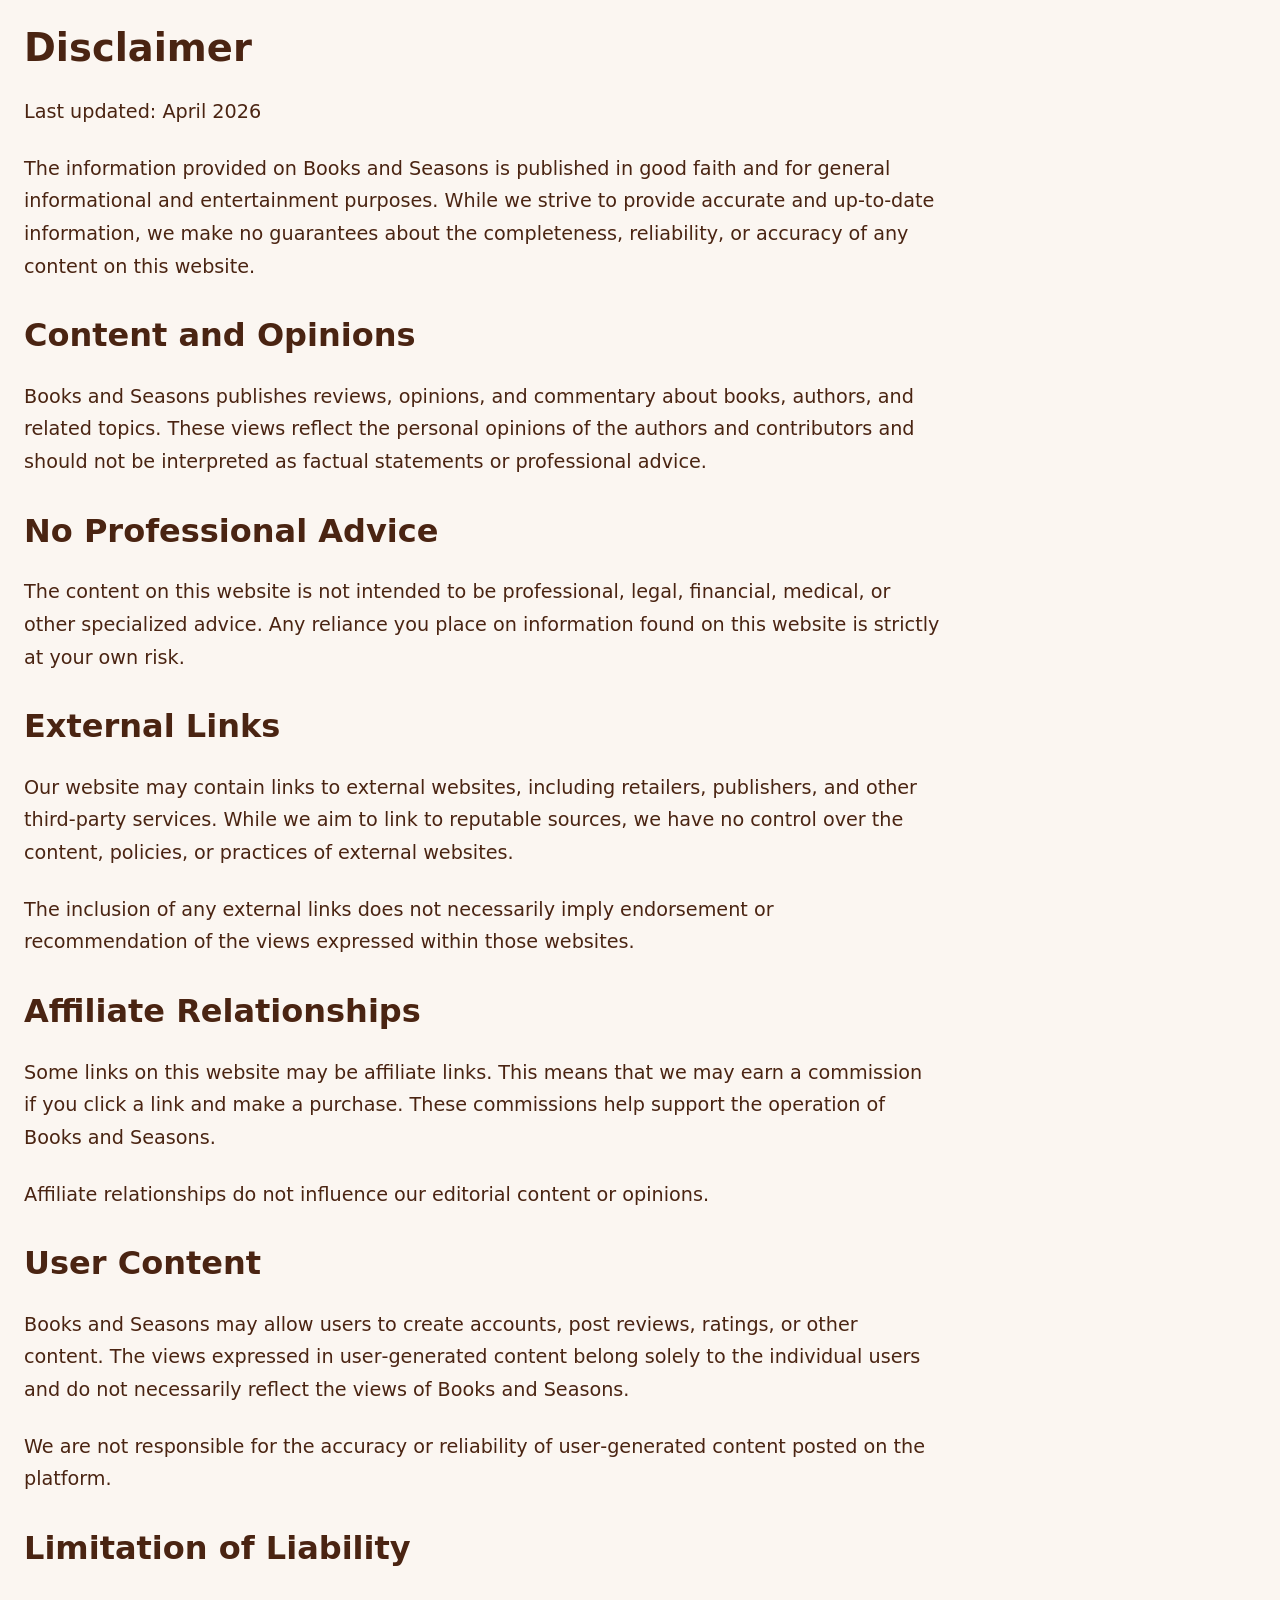
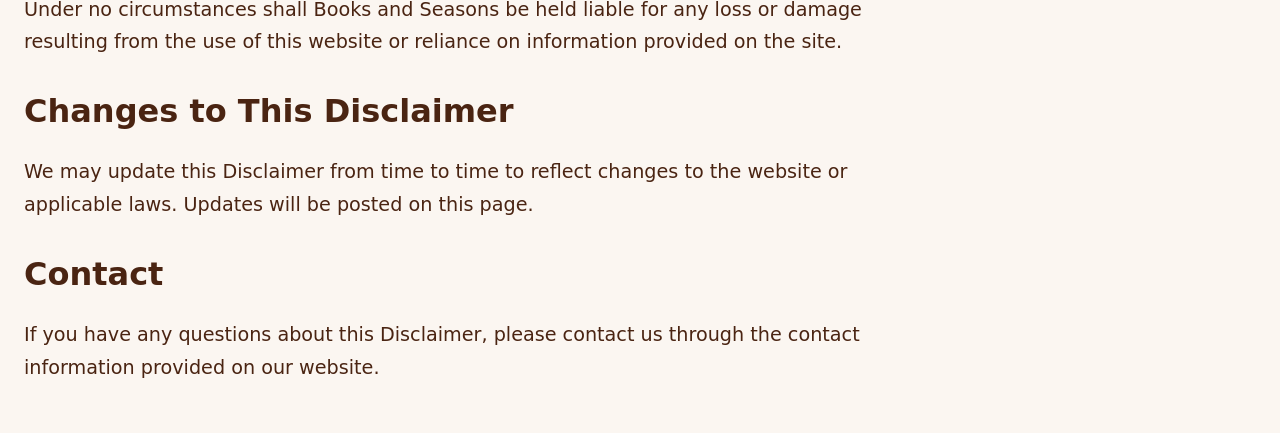
<file: legal/disclaimer.html>
<!DOCTYPE html>
<html lang="en">
<head>
  <meta charset="UTF-8">
  <meta name="viewport" content="width=device-width, initial-scale=1.0">
  <title>Disclaimer | Books and Seasons</title>
  <meta name="description" content="Disclaimer for the Books and Seasons website and platform.">
  <link rel="stylesheet" href="/css/styles.css">
</head>
<body>
  <main>
    <div class="container">
        <h1>Disclaimer</h1>
        <p>Last updated: April 2026</p>
        <p>
          The information provided on Books and Seasons is published in good faith
          and for general informational and entertainment purposes. While we strive
          to provide accurate and up‑to‑date information, we make no guarantees
          about the completeness, reliability, or accuracy of any content on this
          website.
        </p>
        <h2>Content and Opinions</h2>
        <p>
          Books and Seasons publishes reviews, opinions, and commentary about
          books, authors, and related topics. These views reflect the personal
          opinions of the authors and contributors and should not be interpreted
          as factual statements or professional advice.
        </p>
        <h2>No Professional Advice</h2>
        <p>
          The content on this website is not intended to be professional, legal,
          financial, medical, or other specialized advice. Any reliance you place
          on information found on this website is strictly at your own risk.
        </p>
        <h2>External Links</h2>
        <p>
          Our website may contain links to external websites, including retailers,
          publishers, and other third‑party services. While we aim to link to
          reputable sources, we have no control over the content, policies, or
          practices of external websites.
        </p>
        <p>
          The inclusion of any external links does not necessarily imply
          endorsement or recommendation of the views expressed within those
          websites.
        </p>
        <h2>Affiliate Relationships</h2>
        <p>
          Some links on this website may be affiliate links. This means that we
          may earn a commission if you click a link and make a purchase. These
          commissions help support the operation of Books and Seasons.
        </p>
        <p>
          Affiliate relationships do not influence our editorial content or
          opinions.
        </p>
        <h2>User Content</h2>
        <p>
          Books and Seasons may allow users to create accounts, post reviews,
          ratings, or other content. The views expressed in user‑generated content
          belong solely to the individual users and do not necessarily reflect
          the views of Books and Seasons.
        </p>
        <p>
          We are not responsible for the accuracy or reliability of user‑generated
          content posted on the platform.
        </p>
        <h2>Limitation of Liability</h2>
        <p>
          Under no circumstances shall Books and Seasons be held liable for any
          loss or damage resulting from the use of this website or reliance on
          information provided on the site.
        </p>
        <h2>Changes to This Disclaimer</h2>
        <p>
          We may update this Disclaimer from time to time to reflect changes to
          the website or applicable laws. Updates will be posted on this page.
        </p>
        <h2>Contact</h2>
        <p>
          If you have any questions about this Disclaimer, please contact us
          through the contact information provided on our website.
        </p>
    </div>

  </main>
</body>
</html>
</file>
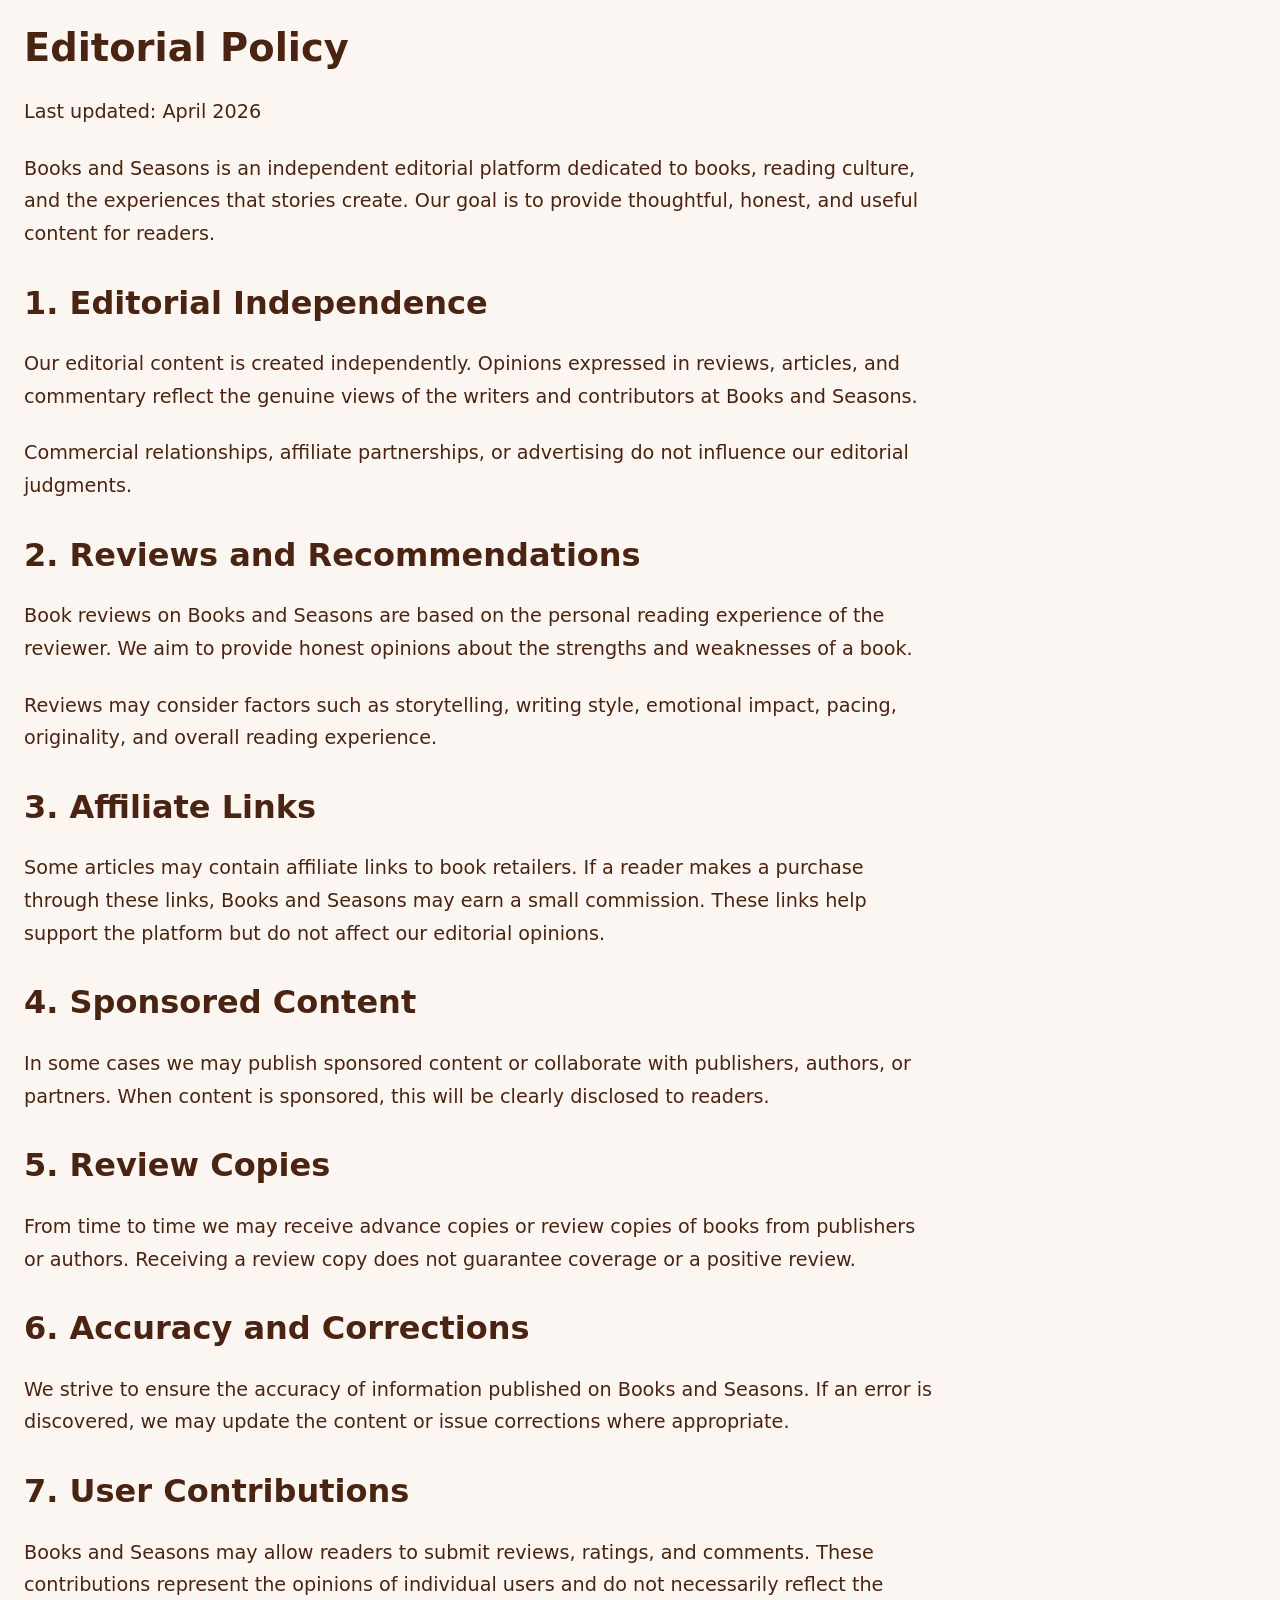
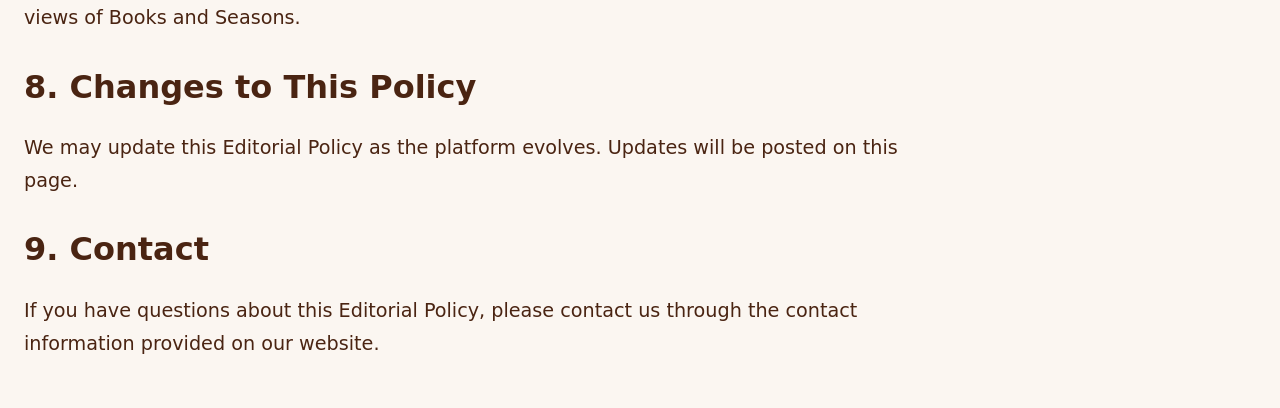
<file: legal/editorial-policy.html>
<!DOCTYPE html>
<html lang="en">
<head>
  <meta charset="UTF-8">
  <meta name="viewport" content="width=device-width, initial-scale=1.0">
  <title>Editorial Policy | Books and Seasons</title>
  <meta name="description" content="Editorial policy for Books and Seasons.">
  <link rel="stylesheet" href="/css/styles.css">
</head>
<body>
  <main>
    <div class="container">
        <h1>Editorial Policy</h1>
        <p>Last updated: April 2026</p>
        <p>
          Books and Seasons is an independent editorial platform dedicated to books,
          reading culture, and the experiences that stories create. Our goal is to
          provide thoughtful, honest, and useful content for readers.
        </p>
        <h2>1. Editorial Independence</h2>
        <p>
          Our editorial content is created independently. Opinions expressed in
          reviews, articles, and commentary reflect the genuine views of the
          writers and contributors at Books and Seasons.
        </p>
        <p>
          Commercial relationships, affiliate partnerships, or advertising do not
          influence our editorial judgments.
        </p>
        <h2>2. Reviews and Recommendations</h2>
        <p>
          Book reviews on Books and Seasons are based on the personal reading
          experience of the reviewer. We aim to provide honest opinions about the
          strengths and weaknesses of a book.
        </p>
        <p>
          Reviews may consider factors such as storytelling, writing style,
          emotional impact, pacing, originality, and overall reading experience.
        </p>
        <h2>3. Affiliate Links</h2>
        <p>
          Some articles may contain affiliate links to book retailers. If a reader
          makes a purchase through these links, Books and Seasons may earn a small
          commission. These links help support the platform but do not affect our
          editorial opinions.
        </p>
        <h2>4. Sponsored Content</h2>
        <p>
          In some cases we may publish sponsored content or collaborate with
          publishers, authors, or partners. When content is sponsored, this will
          be clearly disclosed to readers.
        </p>
        <h2>5. Review Copies</h2>
        <p>
          From time to time we may receive advance copies or review copies of books
          from publishers or authors. Receiving a review copy does not guarantee
          coverage or a positive review.
        </p>
        <h2>6. Accuracy and Corrections</h2>
        <p>
          We strive to ensure the accuracy of information published on Books and
          Seasons. If an error is discovered, we may update the content or issue
          corrections where appropriate.
        </p>
        <h2>7. User Contributions</h2>
        <p>
          Books and Seasons may allow readers to submit reviews, ratings, and
          comments. These contributions represent the opinions of individual
          users and do not necessarily reflect the views of Books and Seasons.
        </p>
        <h2>8. Changes to This Policy</h2>
        <p>
          We may update this Editorial Policy as the platform evolves. Updates
          will be posted on this page.
        </p>
        <h2>9. Contact</h2>
        <p>
          If you have questions about this Editorial Policy, please contact us
          through the contact information provided on our website.
        </p>
    </div>

  </main>
</body>
</html>
</file>
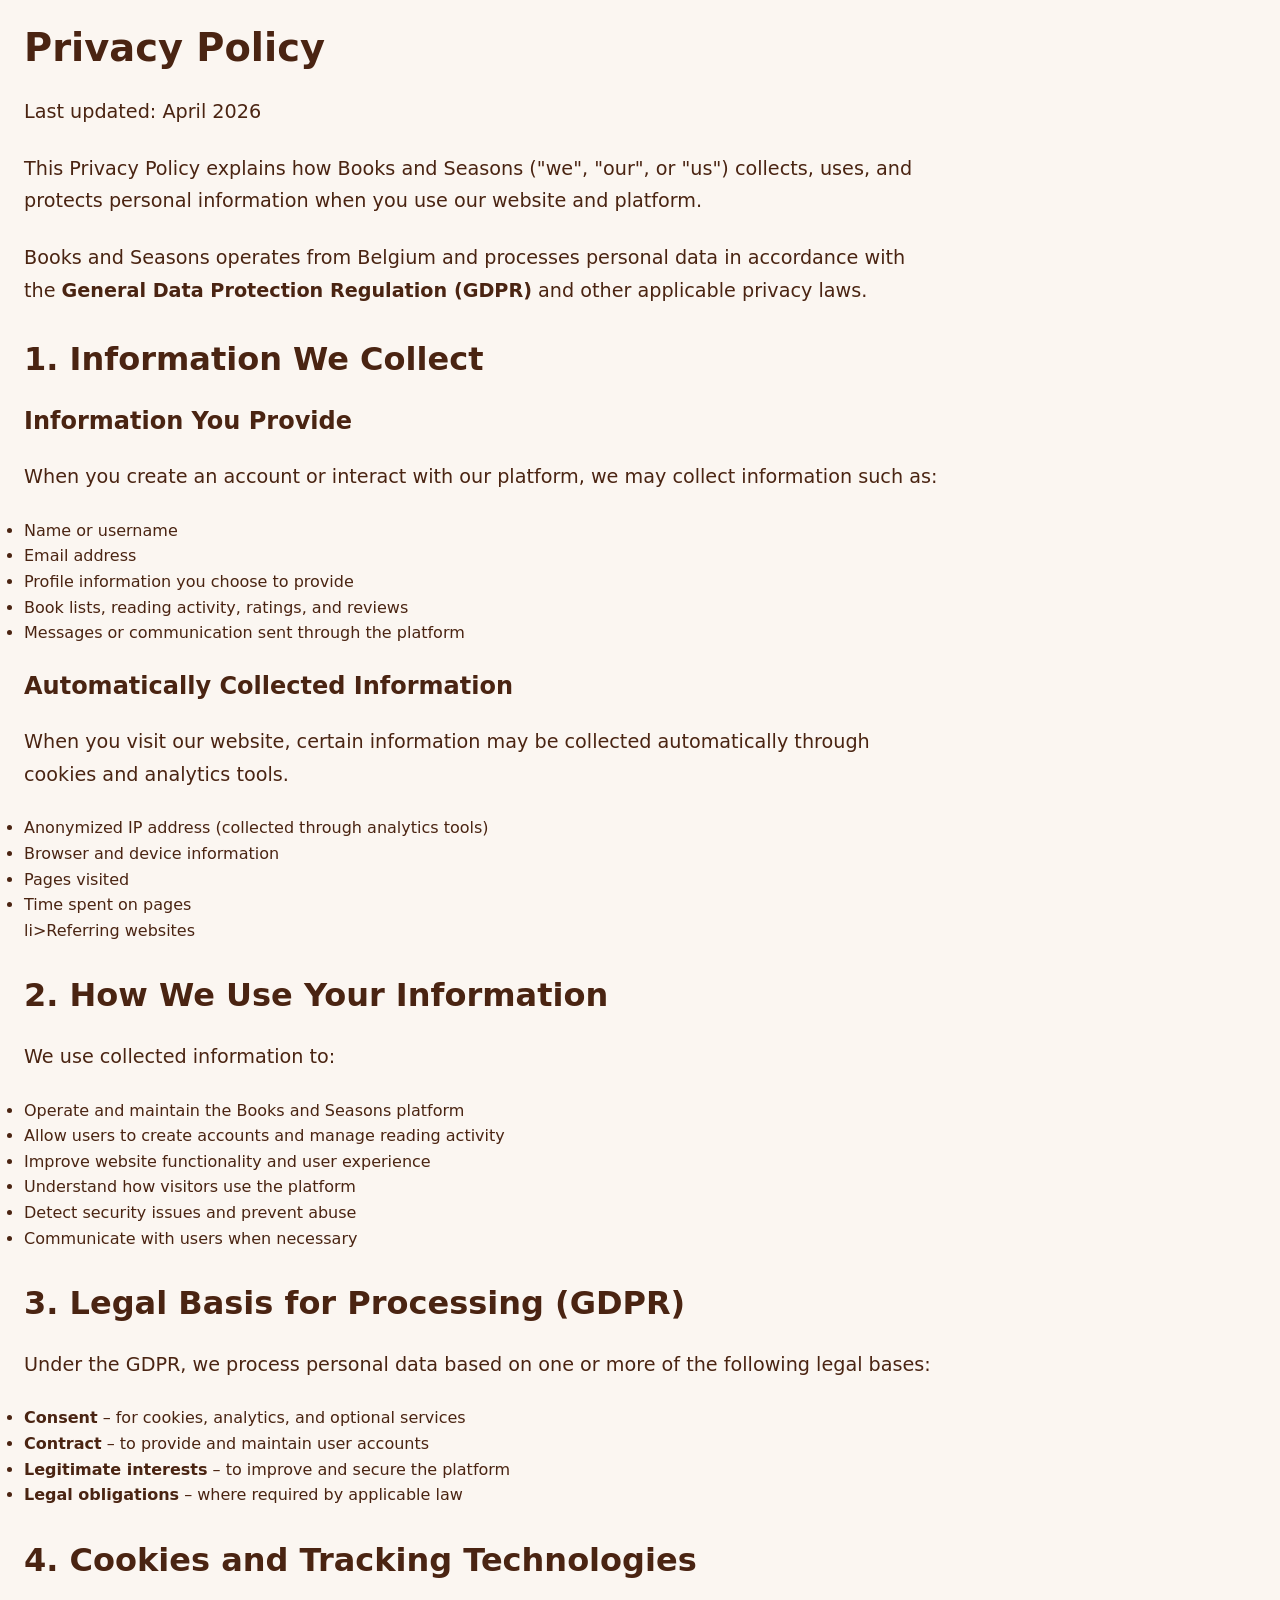
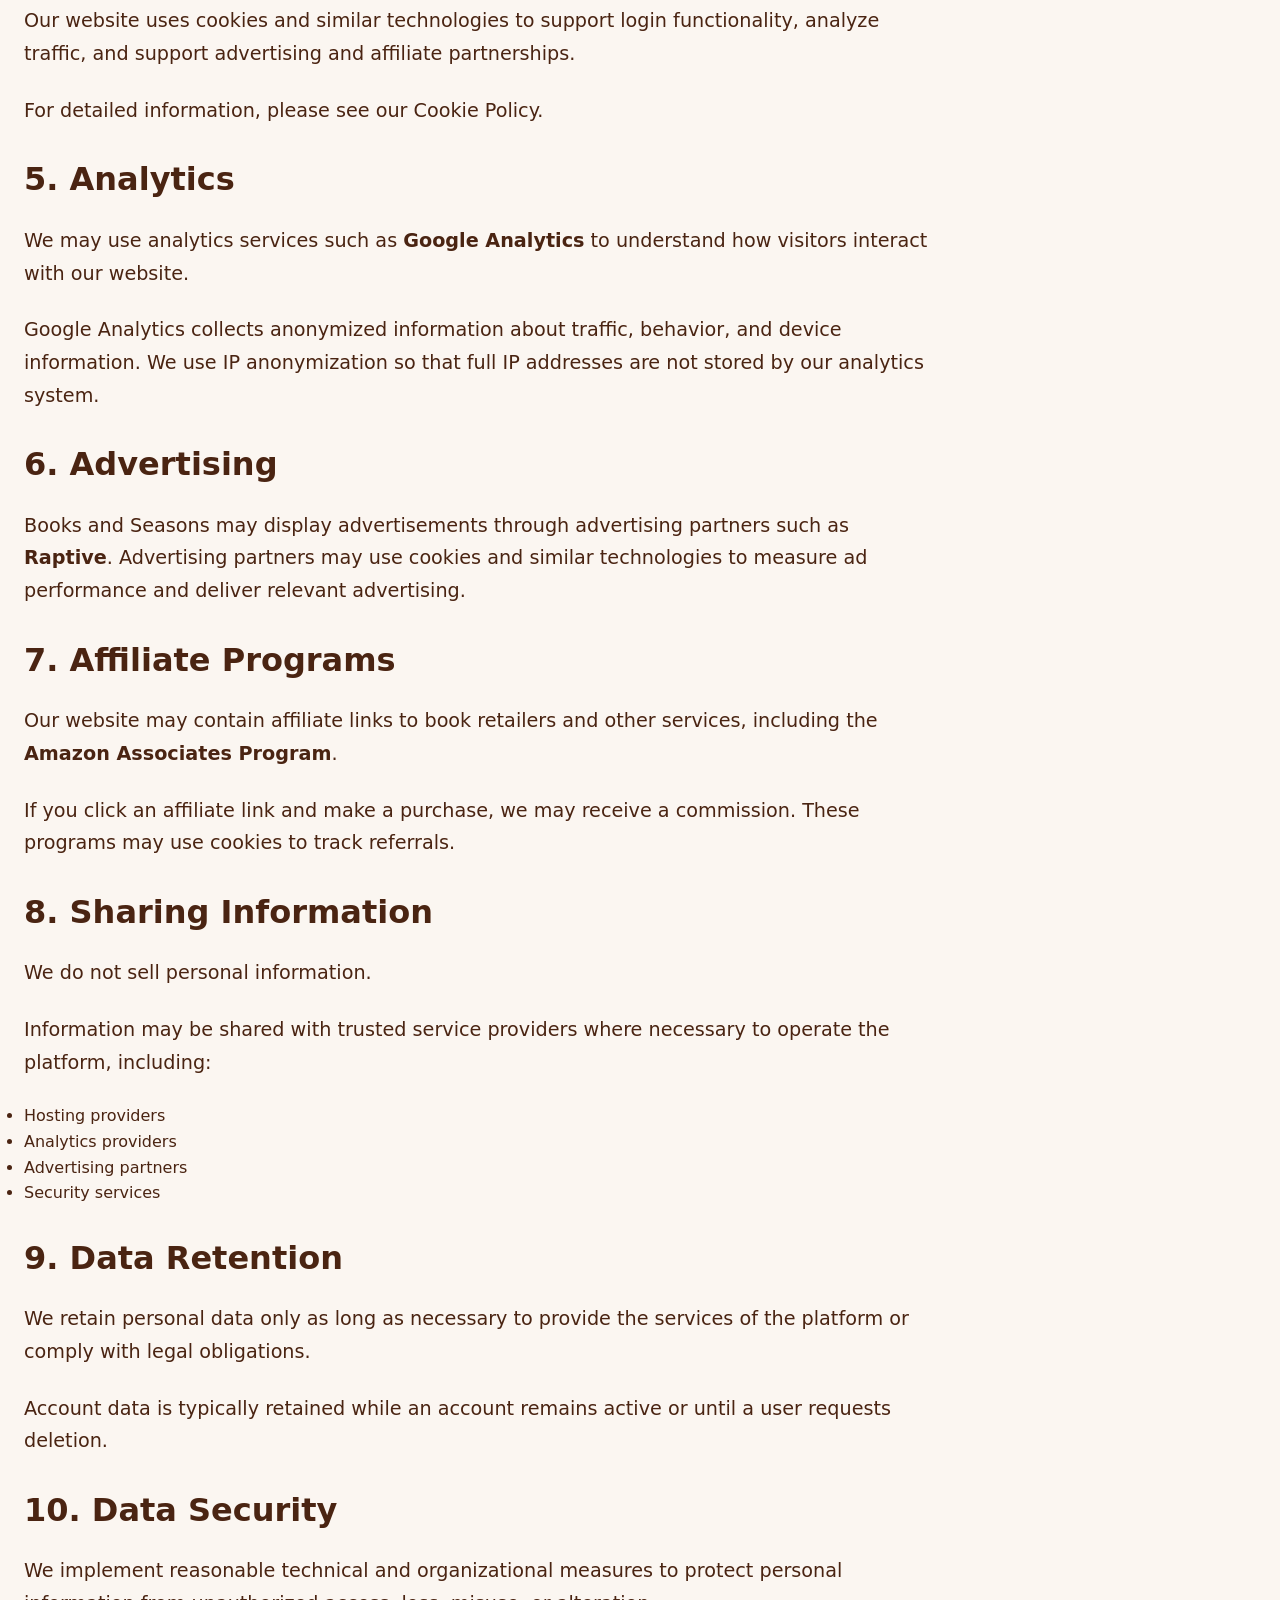
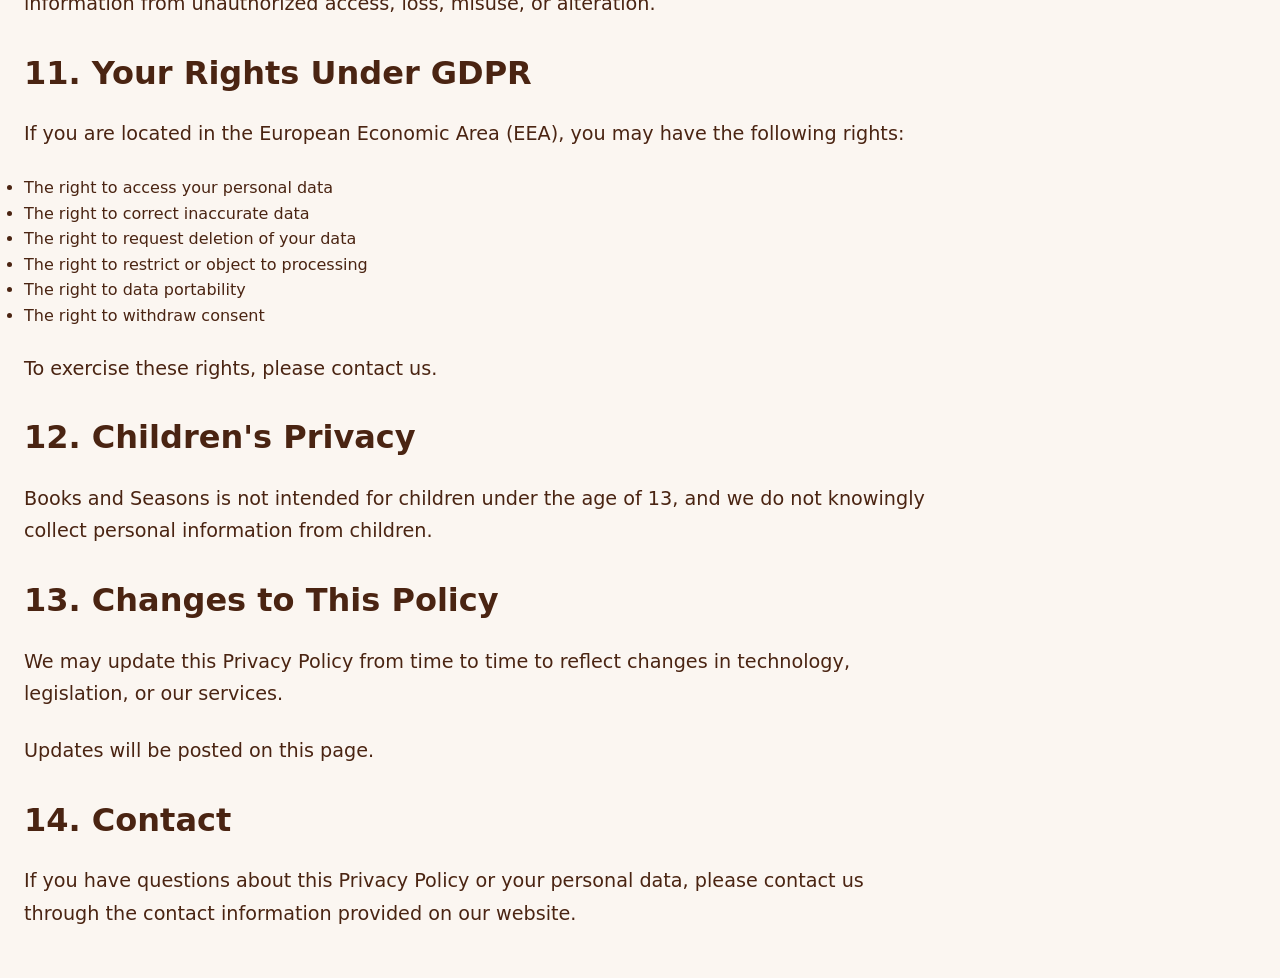
<file: legal/privacy-policy.html>
<!DOCTYPE html>
<html lang="en">
    <head>
    <meta charset="UTF-8">
    <meta name="viewport" content="width=device-width, initial-scale=1.0">
    <title>Privacy Policy | Books and Seasons</title>
    <meta name="description" content="Privacy policy for the Books and Seasons website and platform.">
    <link rel="stylesheet" href="/css/styles.css">
    </head>
    <body>
        <main>
            <div class="container">
                <h1>Privacy Policy</h1>
                <p>Last updated: April 2026</p>
                <p>
                This Privacy Policy explains how Books and Seasons ("we", "our", or "us")
                collects, uses, and protects personal information when you use our
                website and platform.
                </p>
                <p>
                Books and Seasons operates from Belgium and processes personal data in
                accordance with the <strong>General Data Protection Regulation (GDPR)</strong>
                and other applicable privacy laws.
                </p>
                <h2>1. Information We Collect</h2>
                <h3>Information You Provide</h3>
                <p>
                When you create an account or interact with our platform, we may collect
                information such as:
                </p>
                <ul>
                    <li>Name or username</li>
                    <li>Email address</li>
                    <li>Profile information you choose to provide</li>
                    <li>Book lists, reading activity, ratings, and reviews</li>
                    <li>Messages or communication sent through the platform</li>
                </ul>
                <h3>Automatically Collected Information</h3>
                <p>
                When you visit our website, certain information may be collected
                automatically through cookies and analytics tools.
                </p>
                <ul>
                    <li>Anonymized IP address (collected through analytics tools)</li>
                    <li>Browser and device information</li>
                    <li>Pages visited</li>
                    <li>Time spent on pages</li>
                    li>Referring websites</li>
                </ul>
                <h2>2. How We Use Your Information</h2>
                <p>
                    We use collected information to:
                </p>
                <ul>
                    <li>Operate and maintain the Books and Seasons platform</li>
                    <li>Allow users to create accounts and manage reading activity</li>
                    <li>Improve website functionality and user experience</li>
                    <li>Understand how visitors use the platform</li>
                    <li>Detect security issues and prevent abuse</li>
                    <li>Communicate with users when necessary</li>
                </ul>
                <h2>3. Legal Basis for Processing (GDPR)</h2>
                <p>
                Under the GDPR, we process personal data based on one or more of the
                following legal bases:
                </p>
                <ul>
                    <li><strong>Consent</strong> – for cookies, analytics, and optional services</li>
                    <li><strong>Contract</strong> – to provide and maintain user accounts</li>
                    <li><strong>Legitimate interests</strong> – to improve and secure the platform</li>
                    <li><strong>Legal obligations</strong> – where required by applicable law</li>
                </ul>
                <h2>4. Cookies and Tracking Technologies</h2>
                <p>
                Our website uses cookies and similar technologies to support login
                functionality, analyze traffic, and support advertising and affiliate
                partnerships.
                </p>
                <p>
                For detailed information, please see our Cookie Policy.
                </p>
                <h2>5. Analytics</h2>
                <p>
                We may use analytics services such as <strong>Google Analytics</strong>
                to understand how visitors interact with our website.
                </p>
                <p>
                Google Analytics collects anonymized information about traffic,
                behavior, and device information. We use IP anonymization so that
                full IP addresses are not stored by our analytics system.
                </p>
                <h2>6. Advertising</h2>
                <p>
                Books and Seasons may display advertisements through advertising
                partners such as <strong>Raptive</strong>. Advertising partners may
                use cookies and similar technologies to measure ad performance and
                deliver relevant advertising.
                </p>
                <h2>7. Affiliate Programs</h2>
                <p>
                Our website may contain affiliate links to book retailers and other
                services, including the <strong>Amazon Associates Program</strong>.
                </p>
                <p>
                If you click an affiliate link and make a purchase, we may receive a
                commission. These programs may use cookies to track referrals.
                </p>
                <h2>8. Sharing Information</h2>
                <p>
                We do not sell personal information.
                </p>
                <p>
                Information may be shared with trusted service providers where
                necessary to operate the platform, including:
                </p>
                <ul>
                    <li>Hosting providers</li>
                    <li>Analytics providers</li>
                    <li>Advertising partners</li>
                    <li>Security services</li>
                </ul>
                <h2>9. Data Retention</h2>
                <p>
                We retain personal data only as long as necessary to provide the
                services of the platform or comply with legal obligations.
                </p>
                <p>
                Account data is typically retained while an account remains active
                or until a user requests deletion.
                </p>
                <h2>10. Data Security</h2>
                <p>
                We implement reasonable technical and organizational measures to
                protect personal information from unauthorized access, loss,
                misuse, or alteration.
                </p>
                <h2>11. Your Rights Under GDPR</h2>
                <p>
                If you are located in the European Economic Area (EEA), you may have
                the following rights:
                </p>
                <ul>
                    <li>The right to access your personal data</li>
                    <li>The right to correct inaccurate data</li>
                    <li>The right to request deletion of your data</li>
                    <li>The right to restrict or object to processing</li>
                    <li>The right to data portability</li>
                    <li>The right to withdraw consent</li>
                </ul>
                <p>
                To exercise these rights, please contact us.
                </p>
                <h2>12. Children's Privacy</h2>
                <p>
                Books and Seasons is not intended for children under the age of 13,
                and we do not knowingly collect personal information from children.
                </p>
                <h2>13. Changes to This Policy</h2>
                <p>
                We may update this Privacy Policy from time to time to reflect
                changes in technology, legislation, or our services.
                </p>
                <p>
                Updates will be posted on this page.
                </p>
                <h2>14. Contact</h2>
                <p>
                If you have questions about this Privacy Policy or your personal
                data, please contact us through the contact information provided
                on our website.
                </p>
            </div>
        </main>
    </body>
</html>
</file>
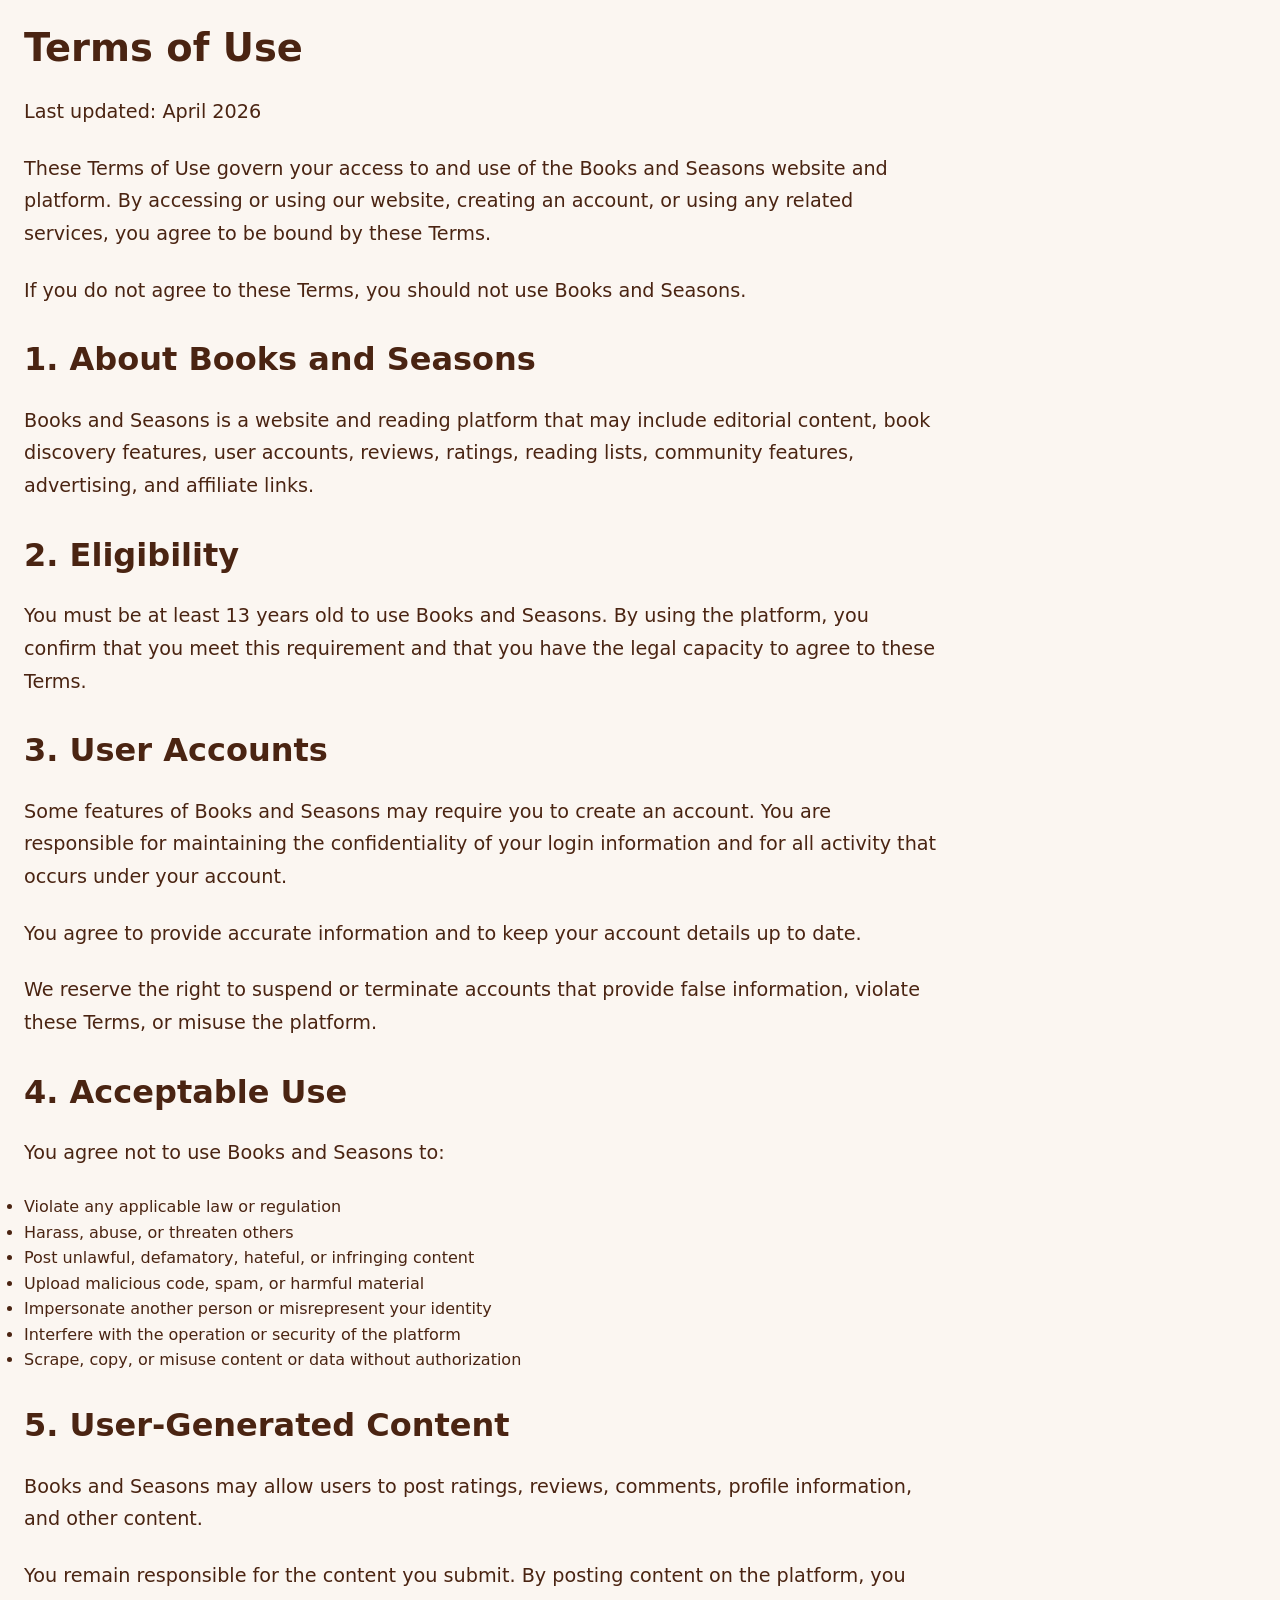
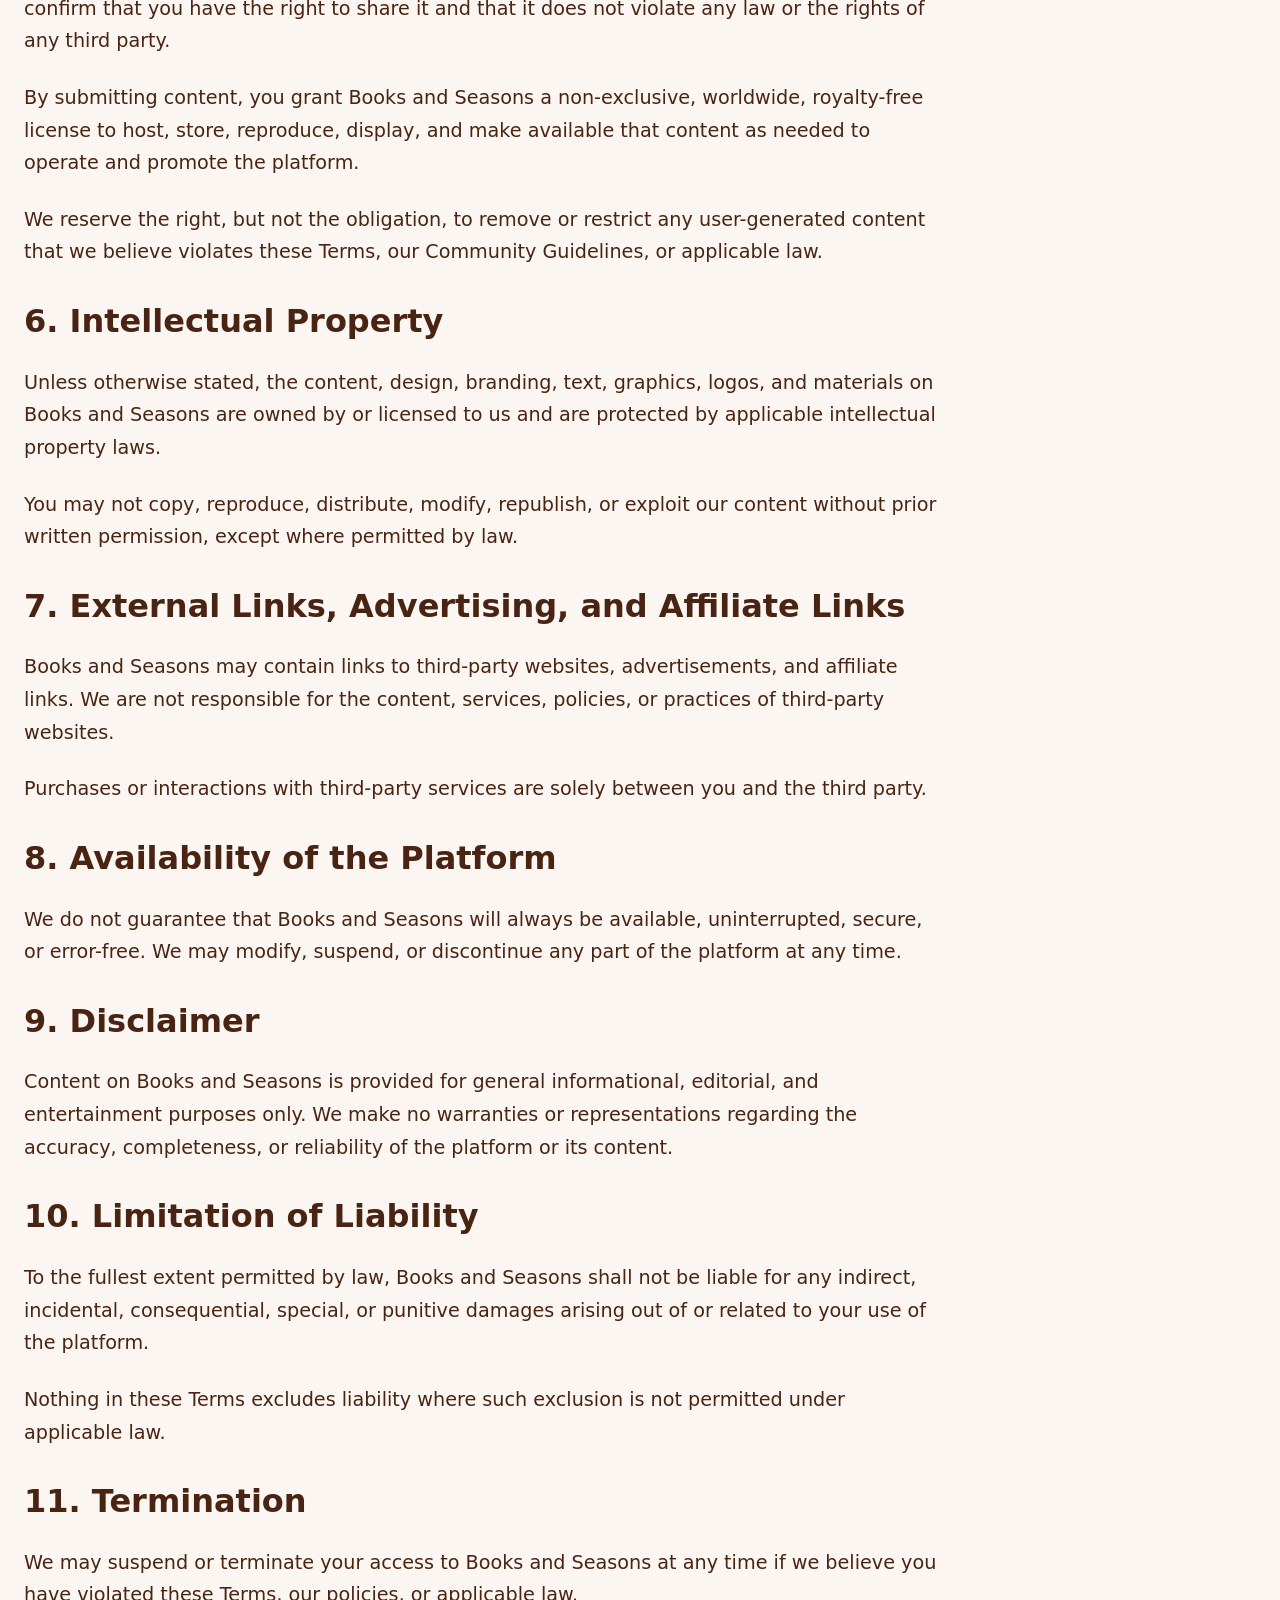
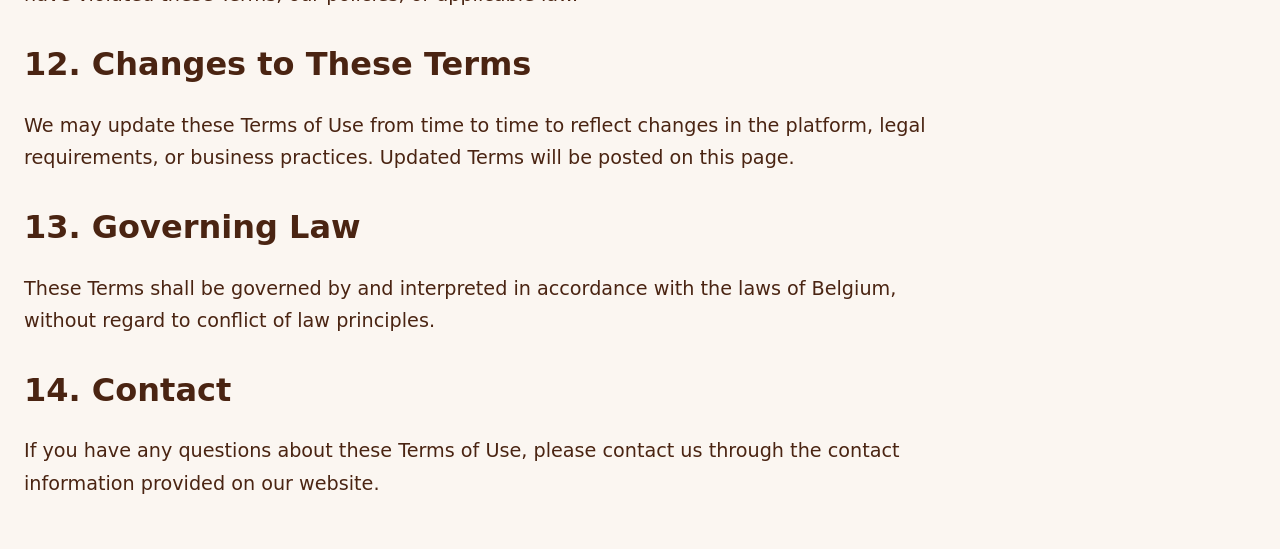
<file: legal/terms-of-use.html>
<!DOCTYPE html>
<html lang="en">
<head>
  <meta charset="UTF-8">
  <meta name="viewport" content="width=device-width, initial-scale=1.0">
  <title>Terms of Use | Books and Seasons</title>
  <meta name="description" content="Terms of Use for the Books and Seasons website and platform.">
  <link rel="stylesheet" href="/css/styles.css">
</head>
<body>
  <main>
    <div class="container">
        <h1>Terms of Use</h1>
        <p>Last updated: April 2026</p>
        <p>
          These Terms of Use govern your access to and use of the Books and Seasons
          website and platform. By accessing or using our website, creating an
          account, or using any related services, you agree to be bound by these
          Terms.
        </p>
        <p>
          If you do not agree to these Terms, you should not use Books and Seasons.
        </p>
        <h2>1. About Books and Seasons</h2>
        <p>
          Books and Seasons is a website and reading platform that may include
          editorial content, book discovery features, user accounts, reviews,
          ratings, reading lists, community features, advertising, and affiliate
          links.
        </p>
        <h2>2. Eligibility</h2>
        <p>
          You must be at least 13 years old to use Books and Seasons. By using the
          platform, you confirm that you meet this requirement and that you have the
          legal capacity to agree to these Terms.
        </p>
        <h2>3. User Accounts</h2>
        <p>
          Some features of Books and Seasons may require you to create an account.
          You are responsible for maintaining the confidentiality of your login
          information and for all activity that occurs under your account.
        </p>
        <p>
          You agree to provide accurate information and to keep your account details
          up to date.
        </p>
        <p>
          We reserve the right to suspend or terminate accounts that provide false
          information, violate these Terms, or misuse the platform.
        </p>
        <h2>4. Acceptable Use</h2>
        <p>
          You agree not to use Books and Seasons to:
        </p>
        <ul>
          <li>Violate any applicable law or regulation</li>
          <li>Harass, abuse, or threaten others</li>
          <li>Post unlawful, defamatory, hateful, or infringing content</li>
          <li>Upload malicious code, spam, or harmful material</li>
          <li>Impersonate another person or misrepresent your identity</li>
          <li>Interfere with the operation or security of the platform</li>
          <li>Scrape, copy, or misuse content or data without authorization</li>
        </ul>
        <h2>5. User-Generated Content</h2>
        <p>
          Books and Seasons may allow users to post ratings, reviews, comments,
          profile information, and other content.
        </p>
        <p>
          You remain responsible for the content you submit. By posting content on
          the platform, you confirm that you have the right to share it and that it
          does not violate any law or the rights of any third party.
        </p>
        <p>
          By submitting content, you grant Books and Seasons a non-exclusive,
          worldwide, royalty-free license to host, store, reproduce, display, and
          make available that content as needed to operate and promote the platform.
        </p>
        <p>
          We reserve the right, but not the obligation, to remove or restrict any
          user-generated content that we believe violates these Terms, our
          Community Guidelines, or applicable law.
        </p>
        <h2>6. Intellectual Property</h2>
        <p>
          Unless otherwise stated, the content, design, branding, text, graphics,
          logos, and materials on Books and Seasons are owned by or licensed to us
          and are protected by applicable intellectual property laws.
        </p>
        <p>
          You may not copy, reproduce, distribute, modify, republish, or exploit
          our content without prior written permission, except where permitted by
          law.
        </p>
        <h2>7. External Links, Advertising, and Affiliate Links</h2>
        <p>
          Books and Seasons may contain links to third-party websites, advertisements,
          and affiliate links. We are not responsible for the content, services,
          policies, or practices of third-party websites.
        </p>
        <p>
          Purchases or interactions with third-party services are solely between you
          and the third party.
        </p>
        <h2>8. Availability of the Platform</h2>
        <p>
          We do not guarantee that Books and Seasons will always be available,
          uninterrupted, secure, or error-free. We may modify, suspend, or
          discontinue any part of the platform at any time.
        </p>
        <h2>9. Disclaimer</h2>
        <p>
          Content on Books and Seasons is provided for general informational,
          editorial, and entertainment purposes only. We make no warranties or
          representations regarding the accuracy, completeness, or reliability of
          the platform or its content.
        </p>
        <h2>10. Limitation of Liability</h2>
        <p>
          To the fullest extent permitted by law, Books and Seasons shall not be
          liable for any indirect, incidental, consequential, special, or punitive
          damages arising out of or related to your use of the platform.
        </p>
        <p>
          Nothing in these Terms excludes liability where such exclusion is not
          permitted under applicable law.
        </p>
        <h2>11. Termination</h2>
        <p>
          We may suspend or terminate your access to Books and Seasons at any time
          if we believe you have violated these Terms, our policies, or applicable
          law.
        </p>
        <h2>12. Changes to These Terms</h2>
        <p>
          We may update these Terms of Use from time to time to reflect changes in
          the platform, legal requirements, or business practices. Updated Terms
          will be posted on this page.
        </p>
        <h2>13. Governing Law</h2>
        <p>
          These Terms shall be governed by and interpreted in accordance with the
          laws of Belgium, without regard to conflict of law principles.
        </p>
        <h2>14. Contact</h2>
        <p>
          If you have any questions about these Terms of Use, please contact us
          through the contact information provided on our website.
        </p>
    </div>
  </main>
</body>
</html>
</file>
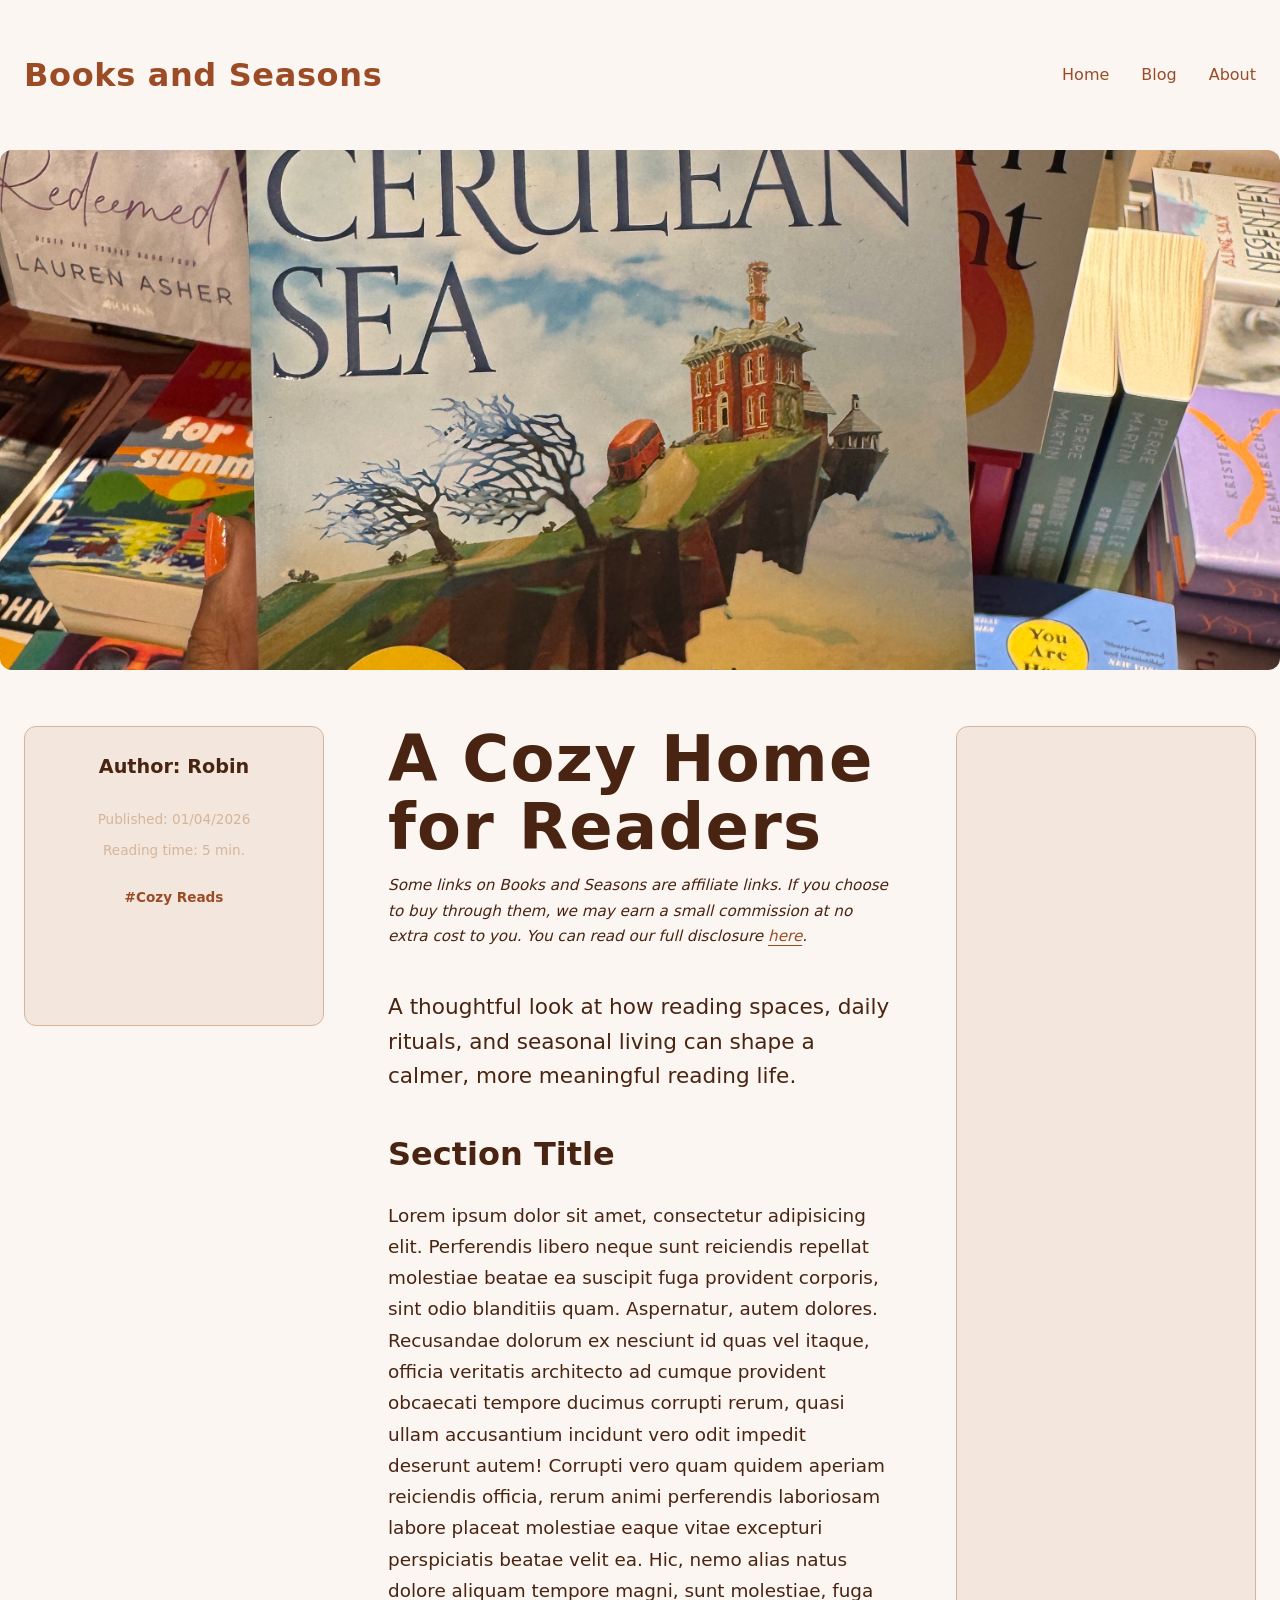
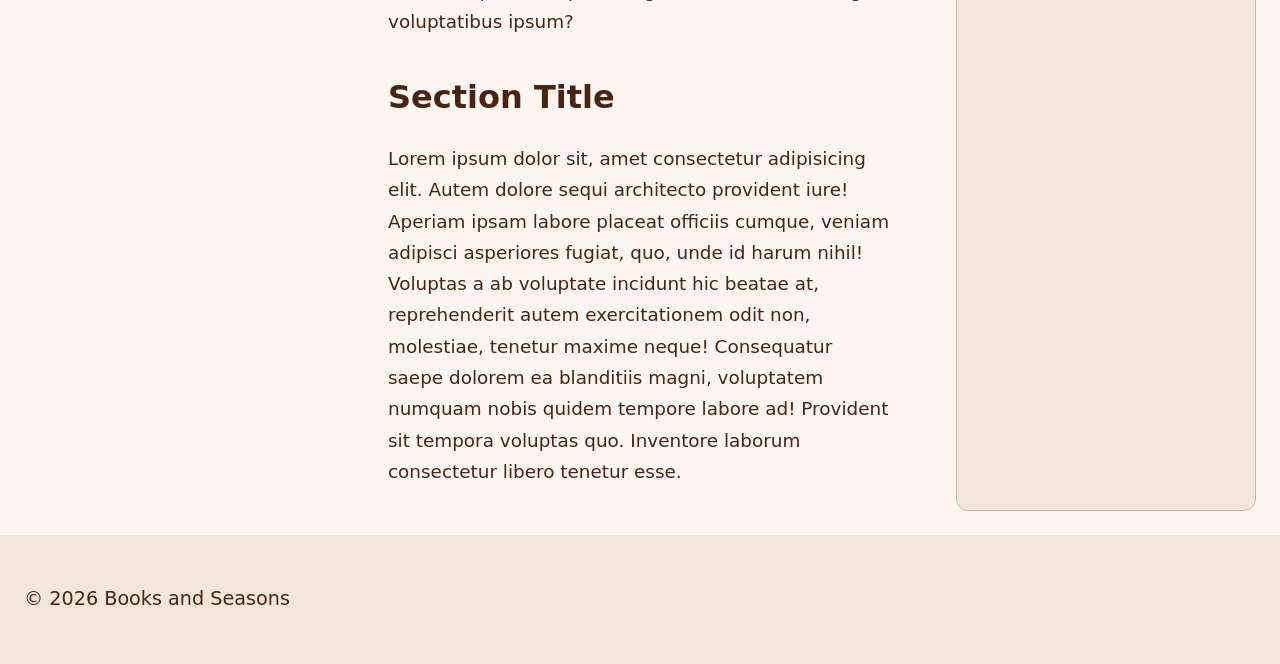
<file: blog/blogposts/a-cozy-home-for-readers.html>
<!DOCTYPE html>
<html lang="en">

<head>
    <meta charset="UTF-8">
    <meta name="viewport" content="width=device-width, initial-scale=1.0, viewport-fit=cover">
    <meta name="theme-color" content="#9C4E2B">

    <title>A Cozy Home for Readers | Books and Seasons</title>

    <meta name="description" content="A cozy, thoughtful article from Books and Seasons about creating a warm reading life and finding inspiration in stories, home, and the seasons.">

    <link rel="canonical" href="https://booksandseasons.com/blog/blogposts/a-cozy-home-for-readers.html">

    <meta property="og:type" content="article">
    <meta property="og:title" content="A Cozy Home for Readers | Books and Seasons">
    <meta property="og:description" content="A cozy, thoughtful article from Books and Seasons about creating a warm reading life and finding inspiration in stories, home, and the seasons.">
    <meta property="og:url" content="https://booksandseasons.com/blog/blogposts/a-cozy-home-for-readers.html">

    <!-- JSON-LD script -->

    <script type="application/ld+json">
        {
        "@context": "https://schema.org",
        "@type": "BlogPosting",
        "headline": "A Cozy Home for Readers",
        "description": "A cozy, thoughtful article from Books and Seasons about creating a warm reading life and finding inspiration in stories, home, and the seasons.",
        "image": [
            "https://booksandseasons.com/images/test-img.jpeg"
        ],
        "author": {
            "@type": "Person",
            "name": "Robin"
        },
        "publisher": {
            "@type": "Organization",
            "name": "Books and Seasons"
        },
        "datePublished": "2026-04-01",
        "dateModified": "2026-04-01",
        "mainEntityOfPage": {
            "@type": "WebPage",
            "@id": "https://booksandseasons.com/blog/blogposts/a-cozy-home-for-readers.html"
        }
        }
    </script>

    <link rel="stylesheet" href="/css/styles.css">

</head>

<body>

    <header>
        <div class="container">
            <p class="site-name">
                <a href="/index.html">Books and Seasons</a>
            </p>
            <nav>
                <ul>
                    <li><a href="/index.html">Home</a></li>
                    <li><a href="/blog/index.html">Blog</a></li>
                    <li><a href="/about.html">About</a></li>
                </ul>
            </nav>
        </div>
    </header>

    <main>
        <!-- Blogpost -->
        <section class="single-post-cover">
            <figure class="single-post-featured-image">
                <img src="/images/test-img.jpeg" alt="A cozy reading setup with books and warm autumn light">
            </figure>
        </section>

        <div class="container">
            <div class="single-post-layout">

                <aside class="single-post-left-sidebar">
                    <div class="single-post-meta-author">
                        <p>Author: Robin</p>
                    </div>
                    <div class="single-post-meta-facts">
                        <p>Published: 01/04/2026</p>
                        <p>Reading time: 5 min. </p>
                    </div>
                    <div class="single-post-category-tags">
                        <p>#Cozy Reads</p>
                    </div>
                </aside>

                <article>
                    <header class="single-post-header">
                        <h1>A Cozy Home for Readers</h1>
                        <p class="single-post-meta">Date: 01/04/2026 | Author: Robin</p>
                        <p class="single-post-disclosure">
                            Some links on Books and Seasons are affiliate links. If you choose to buy through them, we may earn a small commission at no extra cost to you. You can read our full disclosure <a href="/affiliate-disclosure.html">here</a>.
                        </p>
                    </header>

                    <p class="single-post-standfirst">
                        A thoughtful look at how reading spaces, daily rituals, and seasonal living can shape a calmer, more meaningful reading life.
                    </p>
                    <h2>Section Title</h2>
                    <p>Lorem ipsum dolor sit amet, consectetur adipisicing elit. Perferendis libero neque sunt reiciendis repellat molestiae beatae ea suscipit fuga provident corporis, sint odio blanditiis quam. Aspernatur, autem dolores. Recusandae dolorum ex nesciunt id quas vel itaque, officia veritatis architecto ad cumque provident obcaecati tempore ducimus corrupti rerum, quasi ullam accusantium incidunt vero odit impedit deserunt autem! Corrupti vero quam quidem aperiam reiciendis officia, rerum animi perferendis laboriosam labore placeat molestiae eaque vitae excepturi perspiciatis beatae velit ea. Hic, nemo alias natus dolore aliquam tempore magni, sunt molestiae, fuga voluptatibus ipsum?</p>
                    <h2>Section Title</h2>
                    <p>Lorem ipsum dolor sit, amet consectetur adipisicing elit. Autem dolore sequi architecto provident iure! Aperiam ipsam labore placeat officiis cumque, veniam adipisci asperiores fugiat, quo, unde id harum nihil! Voluptas a ab voluptate incidunt hic beatae at, reprehenderit autem exercitationem odit non, molestiae, tenetur maxime neque! Consequatur saepe dolorem ea blanditiis magni, voluptatem numquam nobis quidem tempore labore ad! Provident sit tempora voluptas quo. Inventore laborum consectetur libero tenetur esse.</p>
                </article>

                <aside class="single-post-right-sidebar">
                    <div class="ad-box">
                    </div>
                </aside>
                
            </div>
        </div>

    </main>

    <footer>
        <div class="container">
            <p class="footer-notice">© 2026 Books and Seasons</p>
        </div>
    </footer>
    
</body>
</html>
</file>
<file: css/styles.css>
/* =========================
    RESET
========================= */

* {
    /* outline: 0.5px solid lightblue; */
    box-sizing: border-box;
    padding: 0;
    margin: 0;
}


/* =========================
    GLOBAL STYLES
========================= */

:root {
    /* BRAND PALETTE */
    --brand-autumn: #D17632;
    --brand-autumn-deep: #9B4C27;
    --brand-ink: #4A2412;
    --brand-paper: #FBF6F1;
    --brand-paper-deep: #F3E7DD;
    --brand-tan: #D6B49A;

    /* SEMANTIC TOKENS */
    --color-bg: var(--brand-paper);
    --color-surface: var(--brand-paper-deep);
    --color-text: var(--brand-ink);
    --color-accent: var(--brand-autumn);
    --color-border: var(--brand-tan);
    --color-depth: var(--brand-autumn-deep);

    --color-link: var(--brand-autumn-deep);
    --color-link-hover: var(--brand-ink);
    --color-on-accent: #FFFFFF;
    --color-on-dark: #FFFFFF;
    --color-focus-ring: #FFF1A8;

    /* UI TOKENS */
    --radius-sm: 0.375rem;
    --radius-md: 0.75rem;
    --radius-lg: 1rem;

    --space-1: 0.25rem;
    --space-2: 0.5rem;
    --space-3: 0.75rem;
    --space-4: 1rem;
    --space-5: 1.5rem;
    --space-6: 2rem;
    --space-7: 3rem;
}

html {
    background-color: var(--color-depth);
    scroll-behavior: smooth;
}

body {
    display: flex;
    flex-direction: column;
    min-height: 100svh;
    min-height: 100dvh;
    font-family: system-ui, -apple-system, BlinkMacSystemFont, "Segoe UI", Roboto, Helvetica, Arial, sans-serif;
    line-height: 1.6;
    color: var(--color-text);
    background-color: var(--color-bg);
}

main {
    flex: 1;
}

.container {
    max-width: 1600px;
    margin-inline: auto;
    padding: var(--space-5);
}

.container-center {
    max-width: 75ch;
    margin-inline: auto;
    padding: var(--space-5);
}

h1 {
    font-size: clamp(2rem, 3vw, 2.6rem);
    line-height: 1.25;
    margin-bottom: var(--space-4);
}

h2 {
    font-size: clamp(1.6rem, 2.5vw, 2rem);
    line-height: 1.3;
    margin-top: var(--space-6);
    margin-bottom: var(--space-3);
}

h3 {
    font-size: clamp(1.3rem, 2vw, 1.5rem);
    line-height: 1.35;
    margin-top: var(--space-5);
}

p {
    font-size: 1.2rem;
    max-width: 75ch;
    margin-block: var(--space-5);
    line-height: 1.7;
}

a {
    color: var(--color-link);
    text-decoration: none;
}

a:hover {
    color: var(--color-link-hover);
}

a[aria-current="page"] {
    text-decoration: underline;
    text-underline-offset: 0.5rem;
    color: var(--color-link-hover);
}

img {
    width: 100%;
}

.container img {
    width: 100%;
    border-radius: 6px;
}



/* HEADER ============================================================ */

header .container {
    display: flex;
    flex-direction: column;
}

header h1 {
    font-size: clamp(1.6rem, 2.5vw, 2rem);
    font-weight: 700;
    letter-spacing: 0.02em;
    color: inherit;
}

.brand-link {
    color: inherit;
    text-decoration: none;
}

.brand-link:hover {
    color: inherit;
}

.site-name {
    font-size: clamp(1.6rem, 2.5vw, 2rem);
    font-weight: 700;
    letter-spacing: 0.02em;
    color: inherit;
}

header h1 a {
    color: inherit;
}

header ul {
    list-style: none;
    display: flex;
    flex-direction: column;
    gap: var(--space-2);
}

.site-logo {
    max-width: 90px;
}


/* FOOTER ============================================================ */

.footer-brand {
    display: flex;
    flex-direction: column;
    align-items: center;
    gap: var(--space-1);
    margin-top: var(--space-6);
    text-align: center;
}

.footer-brand .brand-link {
    display: inline-flex;
    flex-direction: column;
    align-items: center;
    gap: var(--space-1);
    color: var(--color-text);
}

.footer-tagline {
    margin: 0;
    font-size: 1rem;
    line-height: 1.5;
    color: color-mix(in srgb, var(--color-text) 78%, var(--color-bg) 22%);
}

/* ==== back to top bar */

.footer-top a {
    display: block;
    padding: var(--space-4) var(--space-5);
    text-align: center;
    font-weight: 700;
    color: var(--color-link);
    background-color: var(--color-bg);
    border-top: 1px solid var(--color-border);
}

.footer-top a:hover {
    background-color: var(--color-depth);
    color: var(--color-on-dark);
    text-decoration: underline;
    text-underline-offset: var(--space-1);
}

.footer-top a:focus-visible {
    outline: 3px solid var(--color-focus-ring);
    outline-offset: -3px;
}

/* ==== mobile expandable menu */

footer {
    background-color: var(--color-surface);
    color: var(--color-text);
}

.footer-nav-mobile {
    display: flex;
    flex-direction: column;
    margin-block: var(--space-6);
}

.footer-nav-mobile details {
    border-bottom: 1px solid var(--color-border);
}

.footer-nav-mobile details[open] summary::after {
    content: "−";
}

.footer-nav-mobile details[open] summary {
    color: var(--color-link-hover);
}

.footer-nav-mobile summary {
    list-style: none;
    display: flex;
    align-items: center;
    justify-content: space-between;
    gap: var(--space-4);
    padding-block: var(--space-4);
    font-size: 1rem;
    font-weight: 700;
    line-height: 1.4;
    cursor: pointer;
}

.footer-nav-mobile summary:active {
    background-color: color-mix(in srgb, var(--color-border) 25%, transparent);
}

.footer-nav-mobile summary::-webkit-details-marker {
    display: none;
}

.footer-nav-mobile summary::after {
    content: "+";
    font-size: 1.25rem;
    line-height: 1;
    color: var(--color-depth);
    flex-shrink: 0;
}

.footer-nav-mobile summary:hover {
    color: var(--color-link-hover);
    background-color: color-mix(in srgb, var(--color-border) 18%, transparent);
}

.footer-nav-mobile summary:focus-visible {
    outline: 2px solid var(--color-focus-ring);
    outline-offset: var(--space-1);
    border-radius: var(--radius-sm);
}

.footer-nav-mobile ul {
    list-style: none;
    display: flex;
    flex-direction: column;
    gap: var(--space-1);
    padding: 0 0 var(--space-4) var(--space-4);
}

.footer-nav-mobile li {
    margin: 0;
}

.footer-nav-mobile a {
    display: block;
    width: 100%;
    padding-block: var(--space-1);
    color: var(--color-link);
    text-decoration: none;
    line-height: 1.5;
}

.footer-nav-mobile a:hover {
    color: var(--color-link-hover);
}

.footer-nav-mobile a:focus-visible {
    outline: 2px solid var(--color-focus-ring);
    outline-offset: var(--space-1);
    border-radius: var(--radius-sm);
}

/* ==== social links */

.footer-social {
    display: flex;
    flex-direction: column;
    align-items: center;
}

.footer-social-title {
    font-size: 0.9rem;
    margin-bottom: var(--space-3);
    color: color-mix(in srgb, var(--color-text) 75%, var(--color-bg) 25%);
}

.footer-social-list {
    list-style: none;
    display: flex;
    justify-content: center;
    gap: var(--space-3);
}

.footer-social-list a {
    display: inline-flex;
    align-items: center;
    justify-content: center;
    gap: var(--space-2);
}

.social-icon {
    width: 32px;
    height: 32px;
    opacity: 0.85;
    transition: transform 0.15s ease, opacity 0.15s ease;
}

.social-label {
    font-size: 0.9rem;
}

.footer-social-list a:hover .social-icon {
    transform: scale(1.08);
    opacity: 1;
}

.footer-social-list a:focus-visible {
    outline: 2px solid var(--color-focus-ring);
    outline-offset: var(--space-1);
    border-radius: var(--radius-sm);
}

/* ==== footer bottom */

.footer-bottom {
    display: flex;
    flex-direction: column;
    align-items: center;
    gap: var(--space-2);
    padding-top: var(--space-1);
    padding-bottom: var(--space-5);
    text-align: center;
    font-size: 0.95rem;
}

.footer-bottom > span {
    color: color-mix(in srgb, var(--color-text) 72%, var(--color-bg) 28%);
}

.footer-bottom-legal {
    display: none;
}

.footer-bottom-legal a {
    display: inline-block;
    padding-block: var(--space-1);
}

.footer-bottom-legal a:hover {
    color: var(--color-link-hover);
    text-decoration: underline;
    text-underline-offset: var(--space-1);
}

.footer-bottom-legal a:focus-visible {
    outline: 2px solid var(--color-focus-ring);
    outline-offset: var(--space-1);
    border-radius: var(--radius-sm);
}

/* SINGLE POST ============================================================ */

/* ====== Single Post - Left Sidebar */

.single-post-left-sidebar {
    display: none;
    font-size: 0.9rem;
    color: var(--color-text);
}

.single-post-meta-author {
    margin-bottom: var(--space-5);
    font-weight: 600;
}

.single-post-meta-facts {
    display: flex;
    flex-direction: column;
    gap: var(--space-2);
    margin-bottom: var(--space-5);
}

.single-post-meta-facts p {
    margin: 0;
    font-size: 0.85rem;
    color: var(--color-border);
}

.single-post-category-tags p {
    margin: 0;
    font-size: 0.85rem;
    font-weight: 600;
    color: var(--color-link);
}

/* ====== Single Post - Header */

.single-post-header {
    margin-bottom: calc(var(--space-6) + var(--space-2));
}

.single-post-header h1 {
    font-size: clamp(2.4rem, 5vw, 4rem);
    line-height: 1.05;
    margin-bottom: var(--space-3);
}

.single-post-header p {
    margin-block: var(--space-2);
}

.single-post-sidebar {
    display: none;
}

article h2 {
    margin-top: calc(var(--space-6) + var(--space-2));
}

article p {
    font-size: 1.15rem;
    max-width: 75ch;
}

.single-post-meta {
    font-size: 0.9rem;
    color: var(--color-border);
    margin-bottom: var(--space-2);
}

.single-post-disclosure {
    font-size: 0.95rem;
    font-style: italic;
    color: var(--color-text);
}

.single-post-disclosure a {
    color: var(--color-link);
    text-decoration: underline;
    text-underline-offset: var(--space-1);
}

.single-post-cover {
    margin-bottom: var(--space-6);
}

.single-post-featured-image {
    margin: 0;
}

.single-post-featured-image img {
    display: block;
    border-radius: 0;
    max-height: 58vh;
    object-fit: cover;
}

.single-post-standfirst {
    font-size: 1.35rem;
    line-height: 1.6;
    max-width: 65ch;
    margin-top: var(--space-5);
    margin-bottom: var(--space-6);
    color: var(--color-text);
}

/* ====== Single Post - Next Read */






/* =========================
    DESKTOP
========================= */

@media (min-width: 1200px) {

    header .container {
        flex-direction: row;
        justify-content: space-between;
        align-items: center;
    }

    header ul {
        flex-direction: row;
        gap: var(--space-6);
    }

    .textImageBlock {
        display: flex;
        justify-content: space-between;
    }

    .textLeft {
        display: flex;
        flex-direction: column;
        justify-content: center;
        padding: var(--space-6);
    }

    .textImageBlock > img {
        width: 36%;
    }

    .cover-img {
        width: 100%;
        max-height: 60vh;
        object-fit: cover;
        display: block;
    }

    /* ====== footer */

    .footer-brand {
        margin-top: calc(var(--space-6) + var(--space-2));
    }

    .footer-nav-mobile {
        display: none;
    }

    .footer-bottom {
        flex-direction: column;
        justify-content: center;
        align-items: center;
        gap: var(--space-3);
        padding-top: var(--space-4);
        margin-top: var(--space-7);
        text-align: center;
        border-top: 1px solid var(--color-border);
    }

    .footer-bottom-legal {
        display: block;
    }

    .footer-bottom-legal ul {
        list-style: none;
        display: flex;
        align-items: center;
        justify-content: center;
        flex-wrap: wrap;
        font-size: 0.9rem;
    }

    .footer-bottom-legal li + li::before {
        content: "|";
        margin-left: var(--space-3);
        margin-right: var(--space-3);
        color: color-mix(in srgb, var(--color-text) 50%, var(--color-bg) 50%);
    }

    .footer-bottom-legal li {
        display: flex;
        align-items: center;
    }


    
    /* SINGLE POST ============================================================ */

    .single-post-layout {
        display: grid;
        grid-template-columns: 300px 1fr 300px;
        justify-content: center;
        gap: calc(var(--space-6) * 2);
    }

    .single-post-left-sidebar {
        display: block;
        grid-column: 1;
        max-height: 300px;
        background-color: var(--color-surface);
        border: 1px solid var(--color-border);
        border-radius: 12px;
        text-align: center;
    }

    .single-post-layout article {
        grid-column: 2;
    }

    .single-post-right-sidebar {
        display: block;
        grid-column: 3;
        min-height: 150px;
        background-color: var(--color-surface);
        border: 1px solid var(--color-border);
        border-radius: 12px;
    }

    .single-post-featured-image img {
        width: 100%;
        border-radius: 12px;
        max-height: 520px;
        object-fit: cover;
    }

    .single-post-meta {
        display: none;
    }

}
</file>
